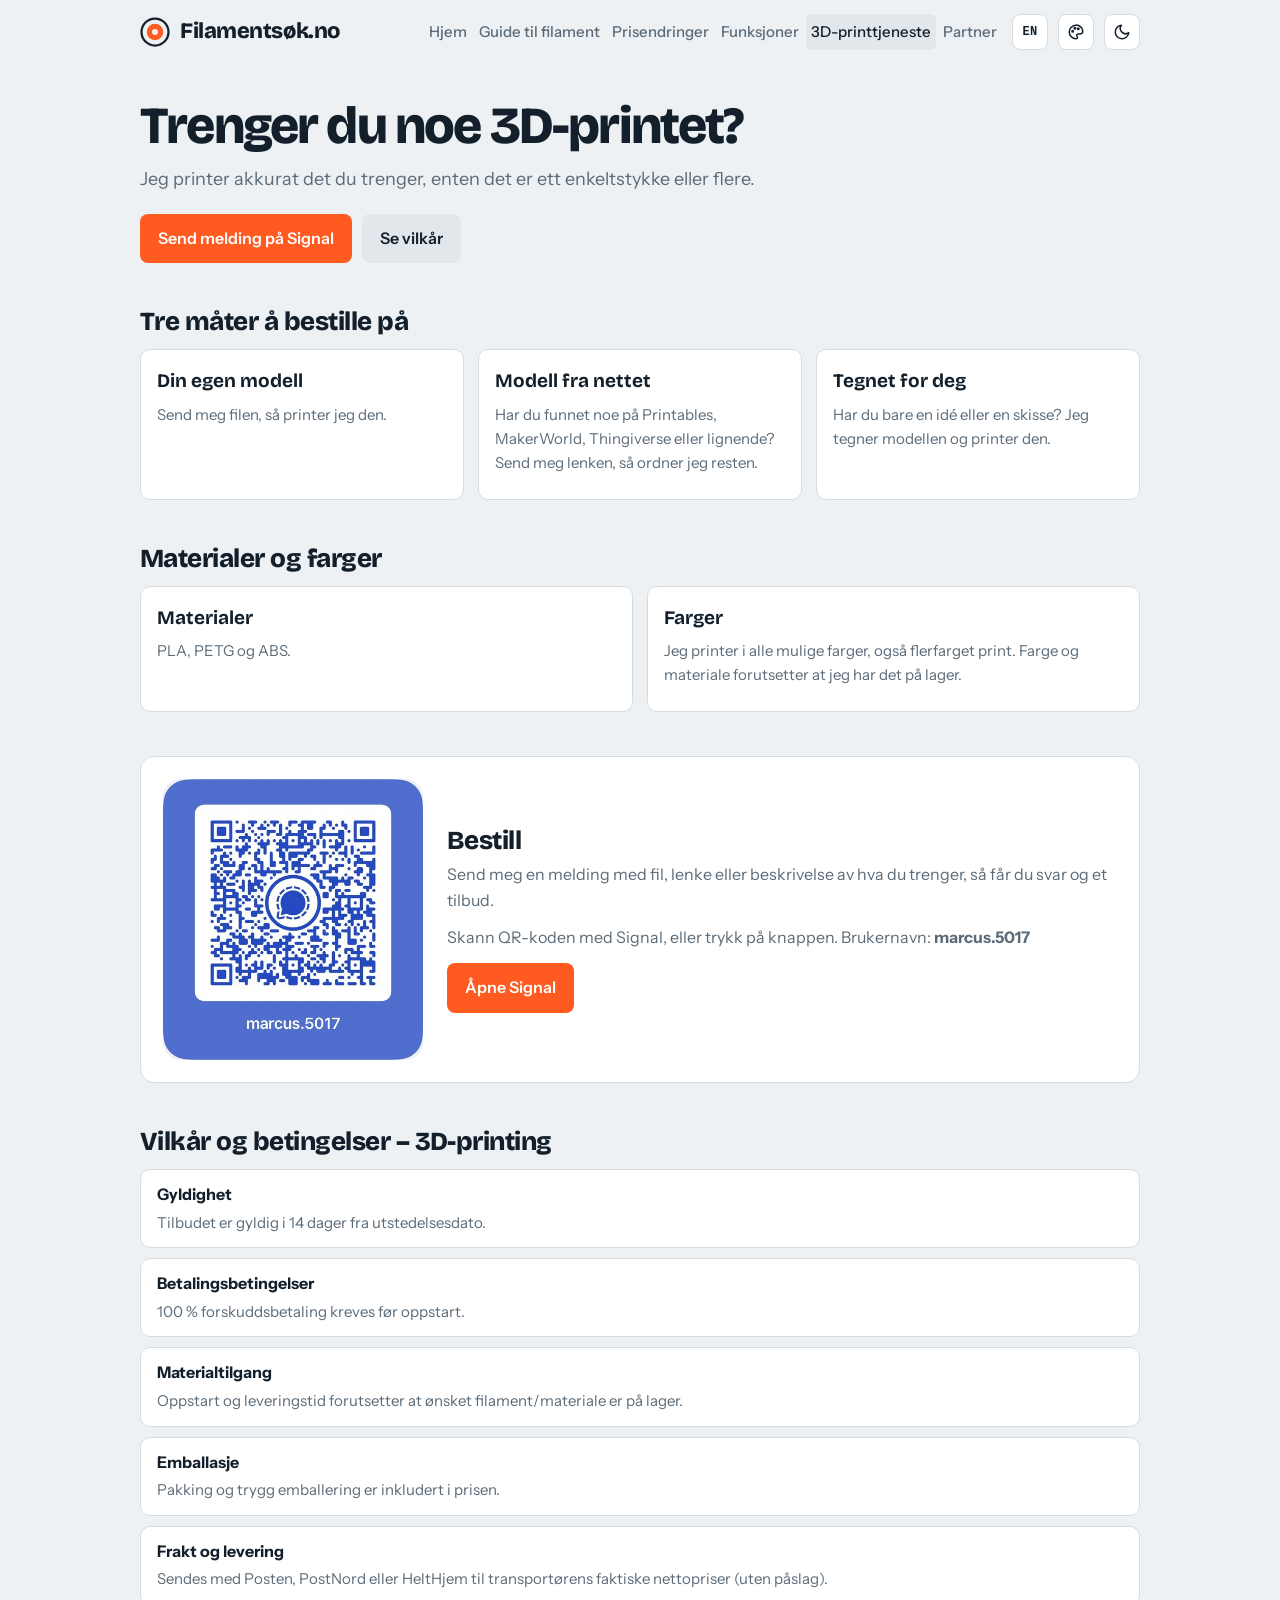
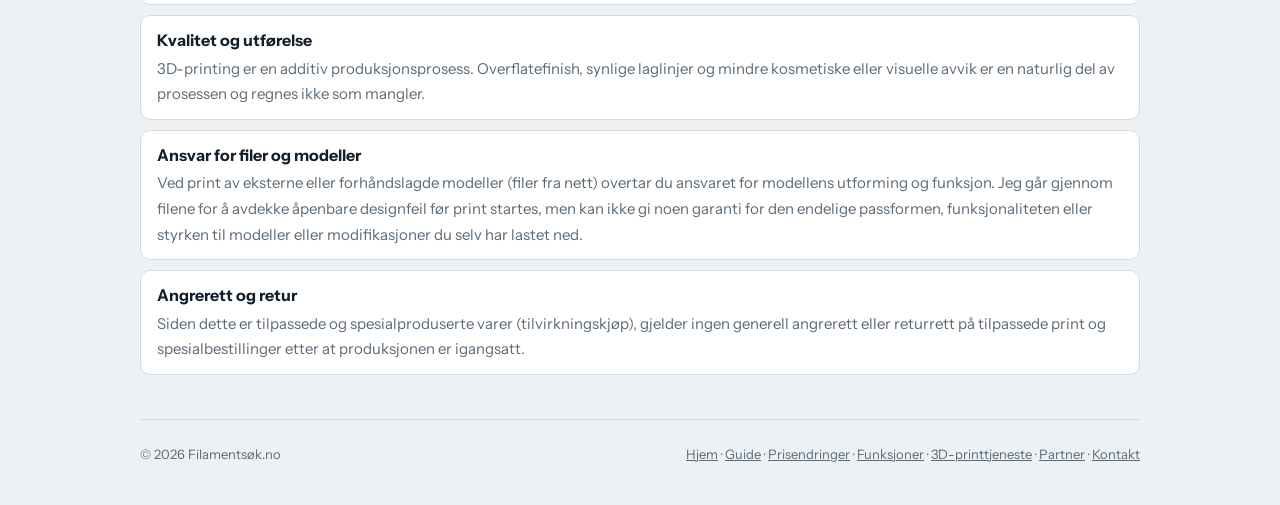
<file: web/3d-print/index.html>
<!doctype html>
<html lang="nb">
<head>
<meta charset="utf-8">
<link rel="icon" href="../favicon.ico" sizes="48x48">
<link rel="icon" href="../favicon.svg" type="image/svg+xml">
<link rel="apple-touch-icon" href="../apple-touch-icon.png">
<link rel="manifest" href="../site.webmanifest">
<meta name="theme-color" content="#eef1f3" media="(prefers-color-scheme:light)">
<meta name="theme-color" content="#0e161d" media="(prefers-color-scheme:dark)">
<meta name="apple-mobile-web-app-title" content="Filamentsøk">
<title>3D-printtjeneste – Filamentsøk</title>
<meta name="viewport" content="width=device-width,initial-scale=1,viewport-fit=cover">
<meta name="description" content="Trenger du noe 3D-printet? Send meg filen, en lenke eller en idé, så får du svar og et tilbud. PLA, PETG og ABS i alle farger.">

<link rel="stylesheet" href="https://fonts.googleapis.com/css2?family=Bricolage+Grotesque:opsz,wght@12..96,600;12..96,800&family=Instrument+Sans:wght@400;500;600&family=IBM+Plex+Mono:wght@400;500&display=swap">
<script>(function(){try{var t=localStorage.getItem("theme");if(t==="dark"||t==="light")document.documentElement.setAttribute("data-theme",t);var st=localStorage.getItem("style");if(["verksted","glass","rolig","y2005","y1999"].indexOf(st)>=0)document.documentElement.setAttribute("data-style",st)}catch(e){}})()</script>
<style>
:root{
  --bg:#eef1f3; --surface:#ffffff; --fg:#13202b; --muted:#5b6b78; --line:#d5dce1;
  --accent:#ff5a1f; --accent-fg:#ffffff; --ok:#1e8a52; --chip:#e1e7eb;
  --font-d:'Bricolage Grotesque','Arial Narrow',system-ui,sans-serif;
  --font-b:'Instrument Sans',system-ui,-apple-system,sans-serif;
  --font-m:'IBM Plex Mono',ui-monospace,Menlo,monospace;
}
@media (prefers-color-scheme:dark){:root:not([data-theme="light"]){--bg:#0e161d;--surface:#16212b;--fg:#e8eef2;--muted:#93a4b1;--line:#27353f;--accent:#ff6a35;--chip:#22303b;--ok:#46c07f;color-scheme:dark}}
:root[data-theme="dark"]{--bg:#0e161d;--surface:#16212b;--fg:#e8eef2;--muted:#93a4b1;--line:#27353f;--accent:#ff6a35;--chip:#22303b;--ok:#46c07f;color-scheme:dark}
*{box-sizing:border-box}
body{margin:0;background:var(--bg);color:var(--fg);font-family:var(--font-b);font-size:16px;line-height:1.6;padding-left:max(16px,env(safe-area-inset-left,0px));padding-right:max(16px,env(safe-area-inset-right,0px))}
a{color:inherit}
:focus-visible{outline:2px solid var(--accent);outline-offset:2px}
.wrap{max-width:1000px;margin:0 auto}
header.top{display:flex;align-items:center;gap:16px;padding-block:14px;flex-wrap:wrap}
.logo{display:flex;align-items:center;gap:10px;font-family:var(--font-d);font-weight:800;font-size:22px;letter-spacing:-.02em;text-decoration:none}
nav{display:flex;gap:4px;flex-wrap:wrap;margin-left:auto}
nav a{padding:6px 10px;border-radius:6px;text-decoration:none;color:var(--muted);font-weight:500}
nav a:hover,nav a.on{background:var(--chip);color:var(--fg)}
h1{font-family:var(--font-d);font-weight:800;font-size:clamp(32px,6vw,52px);line-height:1.02;letter-spacing:-.035em;margin:36px 0 12px;text-wrap:balance}
h2{font-family:var(--font-d);font-weight:800;letter-spacing:-.02em;font-size:26px;margin:0 0 12px;line-height:1.15}
h3{font-family:var(--font-d);font-size:19px;margin:0 0 6px}
p{margin:0 0 12px}
.lead{font-size:18px;color:var(--muted);max-width:60ch}
section{margin-block:44px}
.btn{display:inline-block;background:var(--accent);color:var(--accent-fg);border-radius:8px;padding:12px 18px;font-weight:600;text-decoration:none}
.btn:hover{filter:brightness(.95)}
.btn.ghost{background:var(--chip);color:var(--fg)}
.cta{display:flex;gap:10px;flex-wrap:wrap;margin-top:20px}
.cards{display:grid;grid-template-columns:repeat(auto-fit,minmax(min(100%,260px),1fr));gap:14px}
.card{background:var(--surface);border:1px solid var(--line);border-radius:10px;padding:16px;min-width:0}
.card p{color:var(--muted);margin:0 0 8px;font-size:15px}
.card ul{margin:8px 0 0;padding-left:18px;color:var(--muted);font-size:14.5px}
.tag{display:inline-block;font-size:11px;font-weight:600;letter-spacing:.06em;text-transform:uppercase;background:var(--chip);border-radius:99px;padding:2px 10px;margin-bottom:8px;color:var(--muted)}
.tag.rec{background:var(--accent);color:var(--accent-fg)}
ol.steps{list-style:none;counter-reset:s;margin:0;padding:0;display:grid;gap:12px}
ol.steps li{counter-increment:s;background:var(--surface);border:1px solid var(--line);border-radius:10px;padding:14px 16px 14px 56px;position:relative}
ol.steps li::before{content:counter(s);position:absolute;left:14px;top:12px;width:30px;height:30px;border-radius:50%;background:var(--fg);color:var(--bg);display:grid;place-items:center;font-family:var(--font-d);font-weight:800}
ol.steps b{display:block}
.tw{overflow-x:auto;border:1px solid var(--line);border-radius:10px;background:var(--surface)}
table{border-collapse:collapse;width:100%;font-size:14.5px;min-width:520px}
th,td{text-align:left;padding:9px 12px;border-bottom:1px solid var(--line);vertical-align:top}
th{font-size:12px;letter-spacing:.06em;text-transform:uppercase;color:var(--muted);font-weight:600}
tr:last-child td{border-bottom:0}
code,pre{font-family:var(--font-m);font-size:13px}
code{background:var(--chip);border-radius:4px;padding:1px 5px}
pre{background:var(--surface);border:1px solid var(--line);border-radius:10px;padding:14px;overflow-x:auto;margin:10px 0 0;line-height:1.5}
.req{color:var(--accent);font-weight:600}
details{background:var(--surface);border:1px solid var(--line);border-radius:10px;padding:12px 16px;margin-bottom:10px}
summary{cursor:pointer;font-weight:600}
details p{margin:8px 0 0;color:var(--muted)}
.contact{background:var(--fg);color:var(--bg);border-radius:14px;padding:28px;margin-block:48px}
.contact h2{margin-bottom:8px}.contact p{opacity:.85}
.contact .btn{margin-top:8px}
footer{border-top:1px solid var(--line);padding-block:24px 40px;color:var(--muted);font-size:13px;display:flex;gap:16px;justify-content:space-between;flex-wrap:wrap}
.tgl{display:inline-grid;place-items:center;width:36px;height:36px;border-radius:8px;border:1px solid var(--line);background:var(--surface);color:var(--fg);cursor:pointer;padding:0}
.tgl:hover{background:var(--chip)}.tgl svg{width:18px;height:18px}.tgl .sun{display:none}
:root[data-theme="dark"] .tgl .sun{display:block}:root[data-theme="dark"] .tgl .moon{display:none}
@media (prefers-color-scheme:dark){:root:not([data-theme="light"]) .tgl .sun{display:block}:root:not([data-theme="light"]) .tgl .moon{display:none}}
@media (max-width:1020px){header.top .tgl{order:1;margin-left:auto}header.top nav{order:2;width:100%;margin-left:0}}

.bur{display:none;place-items:center;width:36px;height:36px;border-radius:8px;border:1px solid var(--line);background:var(--surface);color:var(--fg);cursor:pointer;padding:0;order:1}
.bur svg{width:20px;height:20px;stroke:currentColor;stroke-width:2;stroke-linecap:round;fill:none}.bur .x{display:none}.bur[aria-expanded="true"] .x{display:block}.bur[aria-expanded="true"] .b{display:none}
@media (max-width:1020px){
  .bur{display:inline-grid}
  header.top nav{display:none!important;order:5;width:100%;margin-left:0;flex-direction:column;gap:2px;padding:6px;background:var(--surface);border:1px solid var(--line);border-radius:10px}
  header.top.menu-open nav{display:flex!important}
  header.top nav a{padding:12px 12px;font-size:16px}
}
@media (min-width:1021px){header.top nav a[href$="#butikk"],header.top nav a[href$="#kategorier"],header.top nav a[href$="#butikker"],header.top nav a[href$="#om"]{display:none}}
@media (max-width:1020px){header.top{gap:8px}header.top .logo{font-size:19px;gap:8px;margin-right:auto;min-width:0}header.top .logo svg{width:26px;height:26px}header.top .vtop,header.top .tgl,header.top .bur{margin-left:0}}
@media (min-width:1021px){header.top nav{flex:1 1 0;min-width:0;justify-content:flex-end}header.top nav a{white-space:nowrap}}
@media (min-width:1021px){header.top{gap:10px}header.top nav{gap:2px}header.top nav a{padding:6px 5px;font-size:15px}}
@media (max-width:460px){header.top{gap:4px}header.top .logo{font-size:16px;gap:6px}header.top .logo svg{width:22px;height:22px}header.top .tgl,header.top .bur,header.top .vtop{width:32px;height:32px}header.top .tgl svg{width:16px;height:16px}}
@media (max-width:380px){header.top .logo{font-size:15px}}
@media (max-width:340px){header.top{gap:3px}header.top .logo{font-size:12.5px;gap:4px}header.top .logo svg{width:18px;height:18px}header.top .tgl,header.top .bur,header.top .vtop{width:28px;height:28px}}

.qr{display:block;width:min(260px,100%);height:auto;border-radius:18px}
.sig{display:grid;grid-template-columns:260px minmax(0,1fr);gap:24px;align-items:center;background:var(--surface);border:1px solid var(--line);border-radius:14px;padding:22px}
.sig h2{margin-bottom:6px}.sig p{color:var(--muted)}
@media (max-width:640px){.sig{grid-template-columns:1fr;justify-items:center;text-align:center}}
.terms{display:grid;gap:10px;margin:0;padding:0;list-style:none}
.terms li{background:var(--surface);border:1px solid var(--line);border-radius:10px;padding:12px 16px}
.terms b{display:block;margin-bottom:2px}
.terms span{color:var(--muted);font-size:15px}
.note{color:var(--muted);font-size:14.5px}
</style>
<link rel="stylesheet" href="../themes.css">
<!--__ANALYTICS__-->
</head>
<body>
<div class="wrap">
  <header class="top">
    <a class="logo" href="../index.html" aria-label="Filamentsøk forside">
      <svg width="30" height="30" viewBox="0 0 40 40" aria-hidden="true"><circle cx="20" cy="20" r="18" fill="none" stroke="currentColor" stroke-width="3"/><circle cx="20" cy="20" r="11" fill="var(--accent)"/><circle cx="20" cy="20" r="4" fill="var(--bg)"/></svg>
      Filamentsøk.no
    </a>
    <nav aria-label="Hovedmeny" id="mainnav">
      <a href="../index.html">Hjem</a><a href="../index.html#butikk">Søk</a><a href="../index.html#kategorier">Kategorier</a><a href="../index.html#butikker">Butikker</a><a href="../index.html#om">Om oss</a><a href="../guide/">Guide til filament</a><a href="../prisendringer/">Prisendringer</a><a href="../funksjoner/">Funksjoner</a><a class="on" href="./" aria-current="page">3D-printtjeneste</a><a href="../partner/">Partner</a>
    </nav>
    <button class="tgl lang" id="lang" type="button" aria-label="Switch language to English" title="English">EN</button>
    <button class="tgl" id="tgl" type="button" aria-label="Bytt mellom lyst og mørkt tema" title="Bytt tema"><svg class="moon" viewBox="0 0 24 24" fill="none" stroke="currentColor" stroke-width="2" stroke-linecap="round" stroke-linejoin="round" aria-hidden="true"><path d="M21 12.8A9 9 0 1 1 11.2 3a7 7 0 0 0 9.8 9.8z"/></svg><svg class="sun" viewBox="0 0 24 24" fill="none" stroke="currentColor" stroke-width="2" stroke-linecap="round" aria-hidden="true"><circle cx="12" cy="12" r="4"/><path d="M12 2v2M12 20v2M4.9 4.9l1.4 1.4M17.7 17.7l1.4 1.4M2 12h2M20 12h2M4.9 19.1l1.4-1.4M17.7 6.3l1.4-1.4"/></svg></button>
    <button class="bur" id="bur" type="button" aria-label="Meny" aria-expanded="false" aria-controls="mainnav"><svg viewBox="0 0 24 24" aria-hidden="true"><g class="b"><path d="M4 7h16M4 12h16M4 17h16"/></g><g class="x"><path d="M6 6l12 12M18 6L6 18"/></g></svg></button>
  </header>

  <main>
    <h1>Trenger du noe 3D-printet?</h1>
    <p class="lead">Jeg printer akkurat det du trenger, enten det er ett enkeltstykke eller flere.</p>
    <div class="cta">
      <a class="btn" id="sigbtn" href="https://signal.me/#eu/oQry4fKWonz045fyL04RLiWm08ihan6AP4rksWOdzHUZu0nBNO5H3p2X-9U-Xde9" target="_blank" rel="noopener noreferrer">Send melding på Signal</a>
      <a class="btn ghost" href="#vilkar">Se vilkår</a>
    </div>

    <section>
      <h2>Tre måter å bestille på</h2>
      <div class="cards">
        <div class="card"><h3>Din egen modell</h3><p>Send meg filen, så printer jeg den.</p></div>
        <div class="card"><h3>Modell fra nettet</h3><p>Har du funnet noe på Printables, MakerWorld, Thingiverse eller lignende? Send meg lenken, så ordner jeg resten.</p></div>
        <div class="card"><h3>Tegnet for deg</h3><p>Har du bare en idé eller en skisse? Jeg tegner modellen og printer den.</p></div>
      </div>
    </section>

    <section>
      <h2>Materialer og farger</h2>
      <div class="cards">
        <div class="card"><h3>Materialer</h3><p>PLA, PETG og ABS.</p></div>
        <div class="card"><h3>Farger</h3><p>Jeg printer i alle mulige farger, også flerfarget print. Farge og materiale forutsetter at jeg har det på lager.</p></div>
      </div>
    </section>

    <section id="bestill">
      <div class="sig">
        <img class="qr" src="../signal-qr.jpg" width="492" height="532" alt="QR-kode for å starte en samtale med meg på Signal: marcus.5017" loading="lazy" decoding="async">
        <div>
          <h2>Bestill</h2>
          <p>Send meg en melding med fil, lenke eller beskrivelse av hva du trenger, så får du svar og et tilbud.</p>
          <p>Skann QR-koden med Signal, eller trykk på knappen. Brukernavn: <b>marcus.5017</b></p>
          <a class="btn" id="sigbtn2" href="https://signal.me/#eu/oQry4fKWonz045fyL04RLiWm08ihan6AP4rksWOdzHUZu0nBNO5H3p2X-9U-Xde9" target="_blank" rel="noopener noreferrer">Åpne Signal</a>
        </div>
      </div>
    </section>

    <section id="vilkar">
      <h2>Vilkår og betingelser – 3D-printing</h2>
      <ul class="terms">
        <li><b>Gyldighet</b><span>Tilbudet er gyldig i 14 dager fra utstedelsesdato.</span></li>
        <li><b>Betalingsbetingelser</b><span>100 % forskuddsbetaling kreves før oppstart.</span></li>
        <li><b>Materialtilgang</b><span>Oppstart og leveringstid forutsetter at ønsket filament/materiale er på lager.</span></li>
        <li><b>Emballasje</b><span>Pakking og trygg emballering er inkludert i prisen.</span></li>
        <li><b>Frakt og levering</b><span>Sendes med Posten, PostNord eller HeltHjem til transportørens faktiske nettopriser (uten påslag).</span></li>
        <li><b>Kvalitet og utførelse</b><span>3D-printing er en additiv produksjonsprosess. Overflatefinish, synlige laglinjer og mindre kosmetiske eller visuelle avvik er en naturlig del av prosessen og regnes ikke som mangler.</span></li>
        <li><b>Ansvar for filer og modeller</b><span>Ved print av eksterne eller forhåndslagde modeller (filer fra nett) overtar du ansvaret for modellens utforming og funksjon. Jeg går gjennom filene for å avdekke åpenbare designfeil før print startes, men kan ikke gi noen garanti for den endelige passformen, funksjonaliteten eller styrken til modeller eller modifikasjoner du selv har lastet ned.</span></li>
        <li><b>Angrerett og retur</b><span>Siden dette er tilpassede og spesialproduserte varer (tilvirkningskjøp), gjelder ingen generell angrerett eller returrett på tilpassede print og spesialbestillinger etter at produksjonen er igangsatt.</span></li>
      </ul>
    </section>
  </main>

  <footer>
    <span>© 2026 Filamentsøk.no<!--__ANALYTICS_NOTE__--><!--__VERSION__--></span>
    <span><a href="../index.html">Hjem</a> · <a href="../guide/">Guide</a> · <a href="../prisendringer/">Prisendringer</a> · <a href="../funksjoner/">Funksjoner</a> · <a href="./">3D-printtjeneste</a> · <a href="../partner/">Partner</a> · <a href="mailto:marcussandersen@gmail.com">Kontakt</a></span>
  </footer>
</div>
<script>(function(){var b=document.getElementById("tgl");if(!b)return;b.addEventListener("click",function(){var r=document.documentElement,cur=r.getAttribute("data-theme");
if(!cur)cur=matchMedia("(prefers-color-scheme:dark)").matches?"dark":"light";var n=cur==="dark"?"light":"dark";r.setAttribute("data-theme",n);try{localStorage.setItem("theme",n)}catch(e){}})})()</script>
<script>(function(){var b=document.getElementById("bur"),h=document.querySelector("header.top");if(!b||!h)return;function set(o){h.classList.toggle("menu-open",o);b.setAttribute("aria-expanded",o)}
b.addEventListener("click",function(){set(!h.classList.contains("menu-open"))});h.querySelector("nav").addEventListener("click",function(e){if(e.target.closest("a"))set(false)});
document.addEventListener("keydown",function(e){if(e.key==="Escape")set(false)});addEventListener("resize",function(){if(innerWidth>700)set(false)})})()</script>
<script src="../themes.js"></script>
<script src="../i18n.js"></script>
<script>(function(){function c(){try{if(window.goatcounter&&window.goatcounter.count)window.goatcounter.count({path:"klikk/signal",title:"Klikk til Signal (3D-printing)",event:true})}catch(e){}}
["sigbtn","sigbtn2"].forEach(function(id){var a=document.getElementById(id);if(a){a.addEventListener("click",c);a.addEventListener("auxclick",function(e){if(e.button===1)c()})}})})()</script>
</body>
</html>
</file>
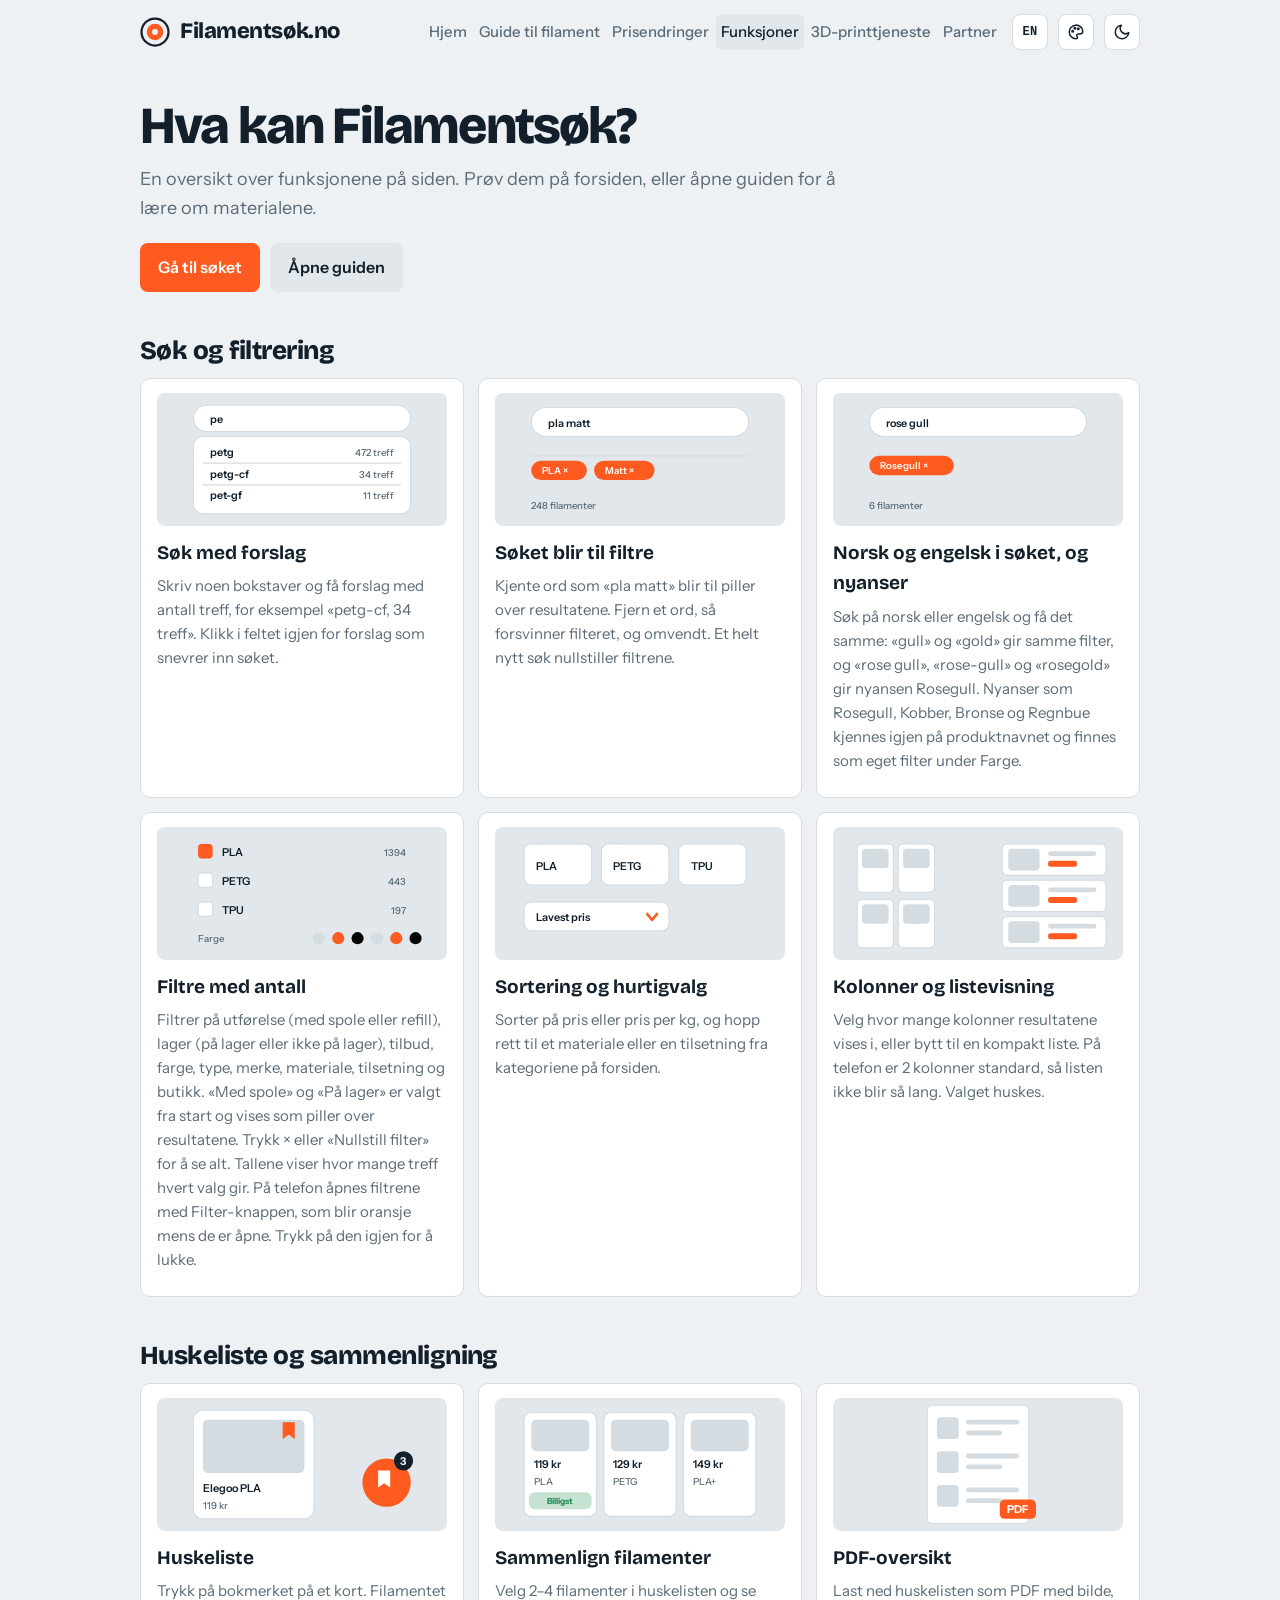
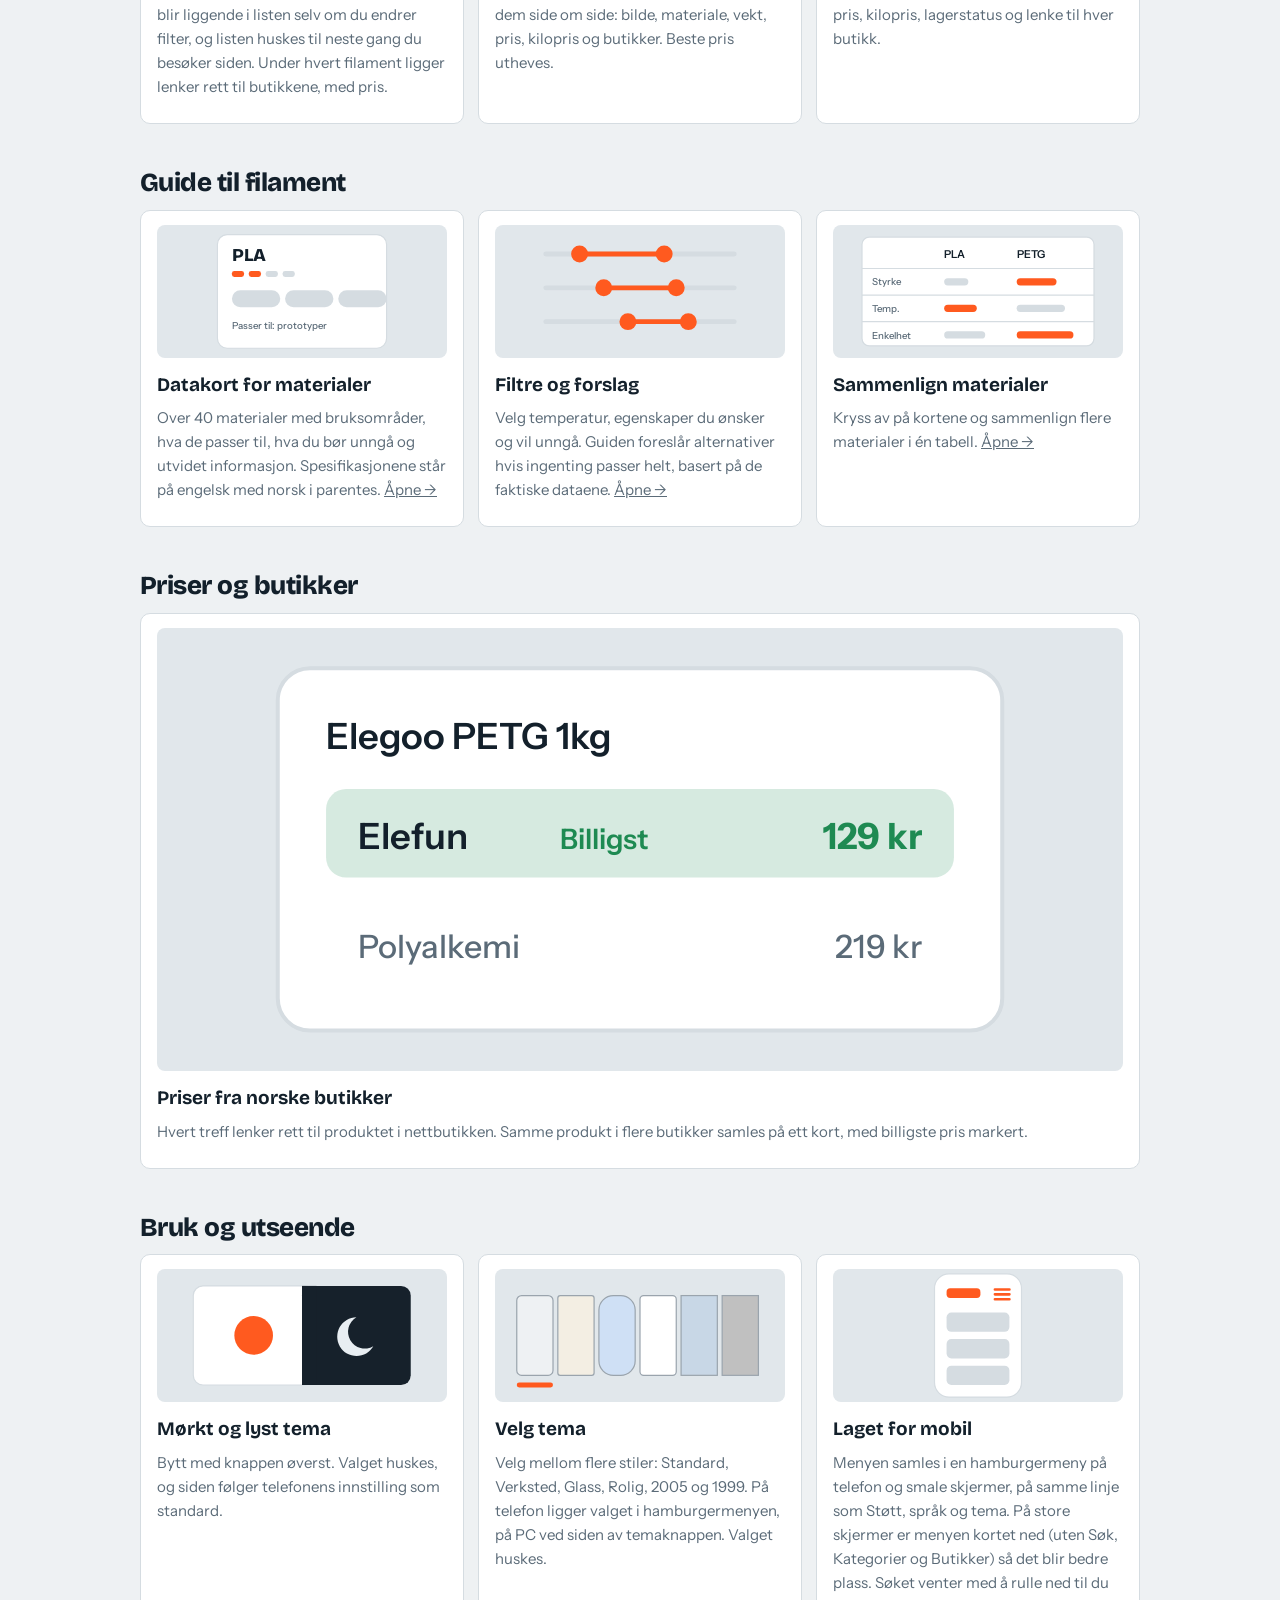
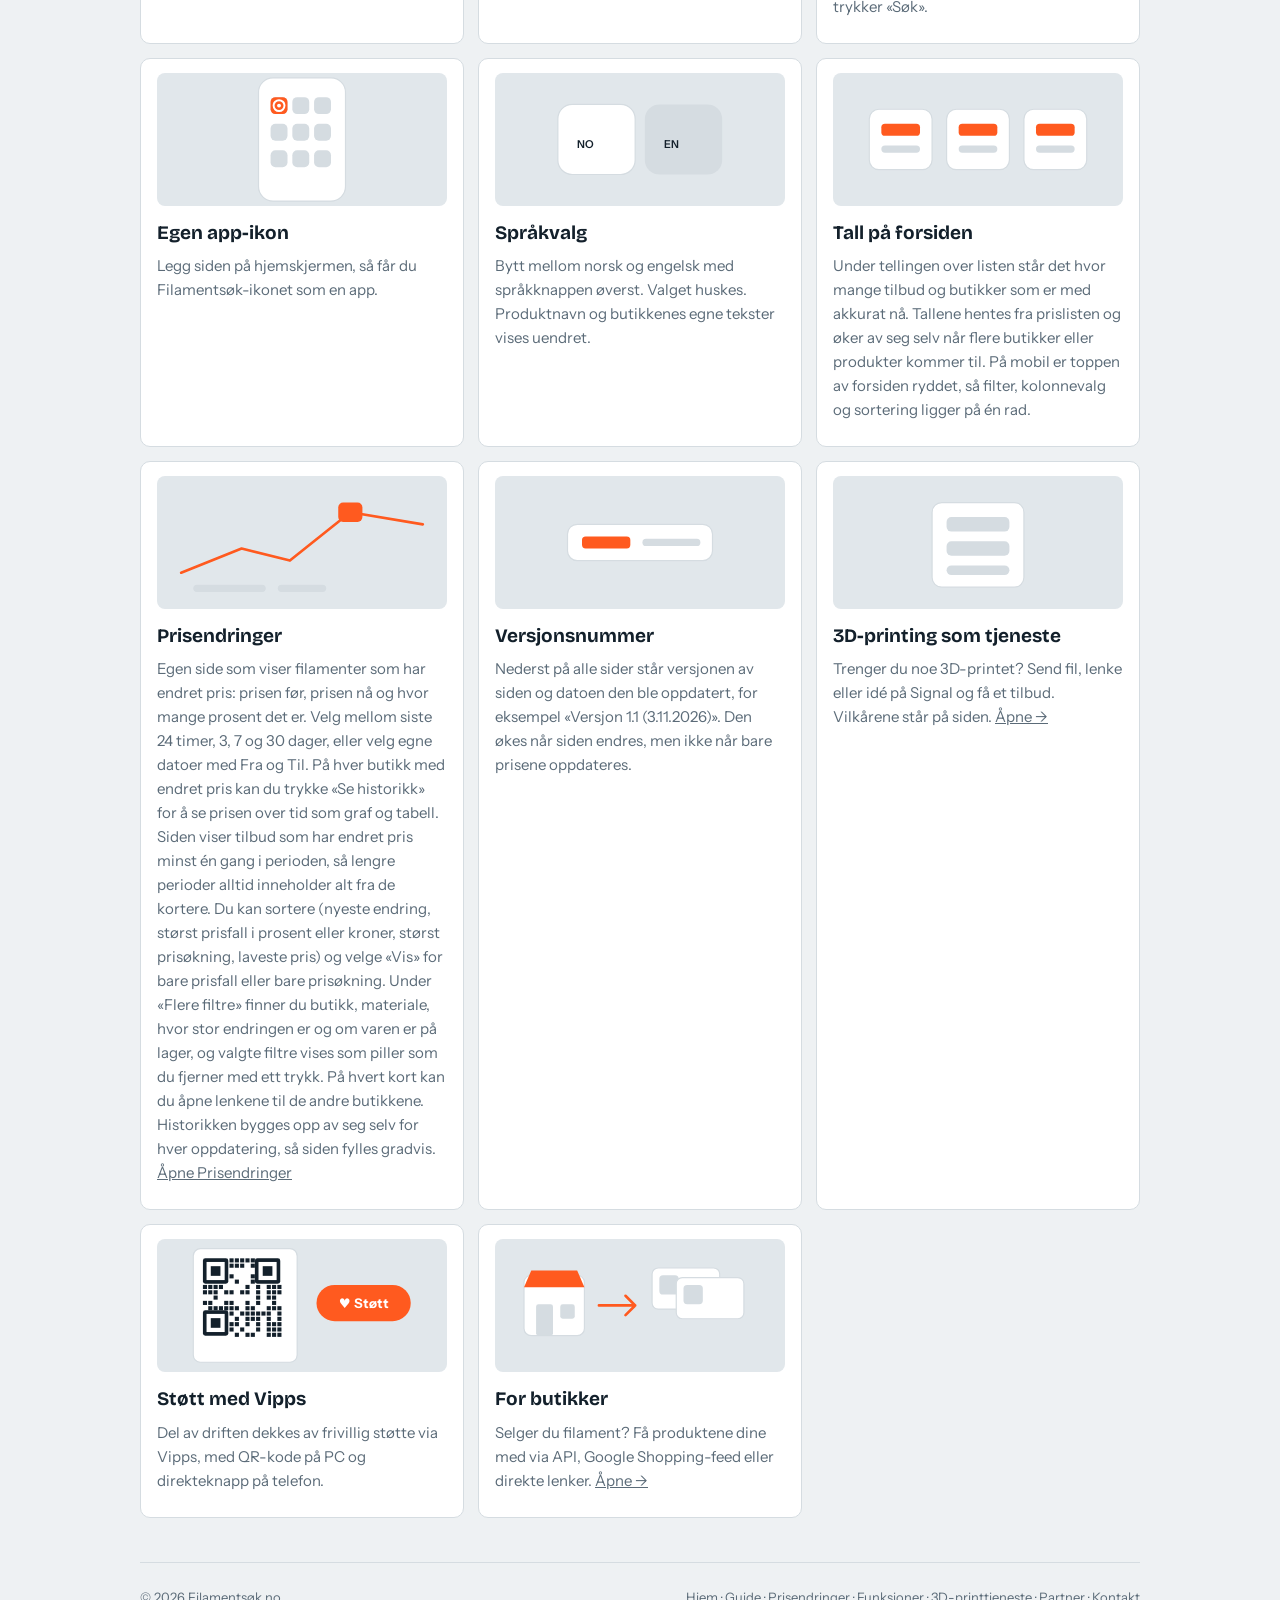
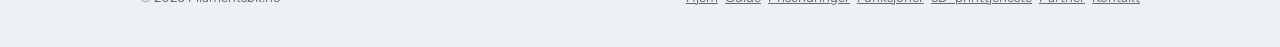
<file: web/funksjoner/index.html>
<!doctype html>
<html lang="nb">
<head>
<meta charset="utf-8">
<link rel="icon" href="../favicon.ico" sizes="48x48">
<link rel="icon" href="../favicon.svg" type="image/svg+xml">
<link rel="apple-touch-icon" href="../apple-touch-icon.png">
<link rel="manifest" href="../site.webmanifest">
<meta name="theme-color" content="#eef1f3" media="(prefers-color-scheme:light)">
<meta name="theme-color" content="#0e161d" media="(prefers-color-scheme:dark)">
<meta name="apple-mobile-web-app-title" content="Filamentsøk">
<title>Funksjoner – Filamentsøk</title>
<meta name="viewport" content="width=device-width,initial-scale=1,viewport-fit=cover">
<meta name="description" content="Oversikt over funksjonene på Filamentsøk.no: søk med forslag, filtre, huskeliste, sammenligning, materialguide og mer.">

<link rel="stylesheet" href="https://fonts.googleapis.com/css2?family=Bricolage+Grotesque:opsz,wght@12..96,600;12..96,800&family=Instrument+Sans:wght@400;500;600&family=IBM+Plex+Mono:wght@400;500&display=swap">
<script>(function(){try{var t=localStorage.getItem("theme");if(t==="dark"||t==="light")document.documentElement.setAttribute("data-theme",t);var st=localStorage.getItem("style");if(["verksted","glass","rolig","y2005","y1999"].indexOf(st)>=0)document.documentElement.setAttribute("data-style",st)}catch(e){}})()</script>
<style>
:root{
  --bg:#eef1f3; --surface:#ffffff; --fg:#13202b; --muted:#5b6b78; --line:#d5dce1;
  --accent:#ff5a1f; --accent-fg:#ffffff; --ok:#1e8a52; --chip:#e1e7eb;
  --font-d:'Bricolage Grotesque','Arial Narrow',system-ui,sans-serif;
  --font-b:'Instrument Sans',system-ui,-apple-system,sans-serif;
  --font-m:'IBM Plex Mono',ui-monospace,Menlo,monospace;
}
@media (prefers-color-scheme:dark){:root:not([data-theme="light"]){--bg:#0e161d;--surface:#16212b;--fg:#e8eef2;--muted:#93a4b1;--line:#27353f;--accent:#ff6a35;--chip:#22303b;--ok:#46c07f;color-scheme:dark}}
:root[data-theme="dark"]{--bg:#0e161d;--surface:#16212b;--fg:#e8eef2;--muted:#93a4b1;--line:#27353f;--accent:#ff6a35;--chip:#22303b;--ok:#46c07f;color-scheme:dark}
*{box-sizing:border-box}
body{margin:0;background:var(--bg);color:var(--fg);font-family:var(--font-b);font-size:16px;line-height:1.6;padding-left:max(16px,env(safe-area-inset-left,0px));padding-right:max(16px,env(safe-area-inset-right,0px))}
a{color:inherit}
:focus-visible{outline:2px solid var(--accent);outline-offset:2px}
.wrap{max-width:1000px;margin:0 auto}
header.top{display:flex;align-items:center;gap:16px;padding-block:14px;flex-wrap:wrap}
.logo{display:flex;align-items:center;gap:10px;font-family:var(--font-d);font-weight:800;font-size:22px;letter-spacing:-.02em;text-decoration:none}
nav{display:flex;gap:4px;flex-wrap:wrap;margin-left:auto}
nav a{padding:6px 10px;border-radius:6px;text-decoration:none;color:var(--muted);font-weight:500}
nav a:hover,nav a.on{background:var(--chip);color:var(--fg)}
h1{font-family:var(--font-d);font-weight:800;font-size:clamp(32px,6vw,52px);line-height:1.02;letter-spacing:-.035em;margin:36px 0 12px;text-wrap:balance}
h2{font-family:var(--font-d);font-weight:800;letter-spacing:-.02em;font-size:26px;margin:0 0 12px;line-height:1.15}
h3{font-family:var(--font-d);font-size:19px;margin:0 0 6px}
p{margin:0 0 12px}
.lead{font-size:18px;color:var(--muted);max-width:60ch}
section{margin-block:44px}
.btn{display:inline-block;background:var(--accent);color:var(--accent-fg);border-radius:8px;padding:12px 18px;font-weight:600;text-decoration:none}
.btn:hover{filter:brightness(.95)}
.btn.ghost{background:var(--chip);color:var(--fg)}
.cta{display:flex;gap:10px;flex-wrap:wrap;margin-top:20px}
.cards{display:grid;grid-template-columns:repeat(auto-fit,minmax(min(100%,260px),1fr));gap:14px}
.card{background:var(--surface);border:1px solid var(--line);border-radius:10px;padding:16px;min-width:0}
.card p{color:var(--muted);margin:0 0 8px;font-size:15px}
.card ul{margin:8px 0 0;padding-left:18px;color:var(--muted);font-size:14.5px}
.tag{display:inline-block;font-size:11px;font-weight:600;letter-spacing:.06em;text-transform:uppercase;background:var(--chip);border-radius:99px;padding:2px 10px;margin-bottom:8px;color:var(--muted)}
.tag.rec{background:var(--accent);color:var(--accent-fg)}
ol.steps{list-style:none;counter-reset:s;margin:0;padding:0;display:grid;gap:12px}
ol.steps li{counter-increment:s;background:var(--surface);border:1px solid var(--line);border-radius:10px;padding:14px 16px 14px 56px;position:relative}
ol.steps li::before{content:counter(s);position:absolute;left:14px;top:12px;width:30px;height:30px;border-radius:50%;background:var(--fg);color:var(--bg);display:grid;place-items:center;font-family:var(--font-d);font-weight:800}
ol.steps b{display:block}
.tw{overflow-x:auto;border:1px solid var(--line);border-radius:10px;background:var(--surface)}
table{border-collapse:collapse;width:100%;font-size:14.5px;min-width:520px}
th,td{text-align:left;padding:9px 12px;border-bottom:1px solid var(--line);vertical-align:top}
th{font-size:12px;letter-spacing:.06em;text-transform:uppercase;color:var(--muted);font-weight:600}
tr:last-child td{border-bottom:0}
code,pre{font-family:var(--font-m);font-size:13px}
code{background:var(--chip);border-radius:4px;padding:1px 5px}
pre{background:var(--surface);border:1px solid var(--line);border-radius:10px;padding:14px;overflow-x:auto;margin:10px 0 0;line-height:1.5}
.req{color:var(--accent);font-weight:600}
details{background:var(--surface);border:1px solid var(--line);border-radius:10px;padding:12px 16px;margin-bottom:10px}
summary{cursor:pointer;font-weight:600}
details p{margin:8px 0 0;color:var(--muted)}
.contact{background:var(--fg);color:var(--bg);border-radius:14px;padding:28px;margin-block:48px}
.contact h2{margin-bottom:8px}.contact p{opacity:.85}
.contact .btn{margin-top:8px}
footer{border-top:1px solid var(--line);padding-block:24px 40px;color:var(--muted);font-size:13px;display:flex;gap:16px;justify-content:space-between;flex-wrap:wrap}
.tgl{display:inline-grid;place-items:center;width:36px;height:36px;border-radius:8px;border:1px solid var(--line);background:var(--surface);color:var(--fg);cursor:pointer;padding:0}
.tgl:hover{background:var(--chip)}.tgl svg{width:18px;height:18px}.tgl .sun{display:none}
:root[data-theme="dark"] .tgl .sun{display:block}:root[data-theme="dark"] .tgl .moon{display:none}
@media (prefers-color-scheme:dark){:root:not([data-theme="light"]) .tgl .sun{display:block}:root:not([data-theme="light"]) .tgl .moon{display:none}}
@media (max-width:1020px){header.top .tgl{order:1;margin-left:auto}header.top nav{order:2;width:100%;margin-left:0}}

.bur{display:none;place-items:center;width:36px;height:36px;border-radius:8px;border:1px solid var(--line);background:var(--surface);color:var(--fg);cursor:pointer;padding:0;order:1}
.bur svg{width:20px;height:20px;stroke:currentColor;stroke-width:2;stroke-linecap:round;fill:none}.bur .x{display:none}.bur[aria-expanded="true"] .x{display:block}.bur[aria-expanded="true"] .b{display:none}
@media (max-width:1020px){
  .bur{display:inline-grid}
  header.top nav{display:none!important;order:5;width:100%;margin-left:0;flex-direction:column;gap:2px;padding:6px;background:var(--surface);border:1px solid var(--line);border-radius:10px}
  header.top.menu-open nav{display:flex!important}
  header.top nav a{padding:12px 12px;font-size:16px}
}
@media (min-width:1021px){header.top nav a[href$="#butikk"],header.top nav a[href$="#kategorier"],header.top nav a[href$="#butikker"],header.top nav a[href$="#om"]{display:none}}
@media (max-width:1020px){header.top{gap:8px}header.top .logo{font-size:19px;gap:8px;margin-right:auto;min-width:0}header.top .logo svg{width:26px;height:26px}header.top .vtop,header.top .tgl,header.top .bur{margin-left:0}}
@media (min-width:1021px){header.top nav{flex:1 1 0;min-width:0;justify-content:flex-end}header.top nav a{white-space:nowrap}}
@media (min-width:1021px){header.top{gap:10px}header.top nav{gap:2px}header.top nav a{padding:6px 5px;font-size:15px}}
@media (max-width:460px){header.top{gap:4px}header.top .logo{font-size:16px;gap:6px}header.top .logo svg{width:22px;height:22px}header.top .tgl,header.top .bur,header.top .vtop{width:32px;height:32px}header.top .tgl svg{width:16px;height:16px}}
@media (max-width:380px){header.top .logo{font-size:15px}}
@media (max-width:340px){header.top{gap:3px}header.top .logo{font-size:12.5px;gap:4px}header.top .logo svg{width:18px;height:18px}header.top .tgl,header.top .bur,header.top .vtop{width:28px;height:28px}}
.il{display:block;width:100%;height:auto;margin:-2px 0 12px;border-radius:8px;background:var(--chip)}
.il .s{fill:var(--surface);stroke:var(--line)}.il .m{fill:var(--line)}.il .a{fill:var(--accent)}.il .w{fill:#fff}.il .t{fill:var(--fg);font:600 9px var(--font-b)}.il .tm{fill:var(--muted);font:500 8px var(--font-b)}.il .ln{stroke:var(--line);fill:none}.il .as{stroke:var(--accent);fill:none;stroke-width:2.2;stroke-linecap:round;stroke-linejoin:round}
</style>
<link rel="stylesheet" href="../themes.css">
<!--__ANALYTICS__-->
</head>
<body>
<div class="wrap">
  <header class="top">
    <a class="logo" href="../index.html" aria-label="Filamentsøk forside">
      <svg width="30" height="30" viewBox="0 0 40 40" aria-hidden="true"><circle cx="20" cy="20" r="18" fill="none" stroke="currentColor" stroke-width="3"/><circle cx="20" cy="20" r="11" fill="var(--accent)"/><circle cx="20" cy="20" r="4" fill="var(--bg)"/></svg>
      Filamentsøk.no
    </a>
    <nav aria-label="Hovedmeny" id="mainnav">
      <a href="../index.html">Hjem</a><a href="../index.html#butikk">Søk</a><a href="../index.html#kategorier">Kategorier</a><a href="../index.html#butikker">Butikker</a><a href="../index.html#om">Om oss</a><a href="../guide/">Guide til filament</a><a href="../prisendringer/">Prisendringer</a><a class="on" href="./" aria-current="page">Funksjoner</a><a href="../3d-print/">3D-printtjeneste</a><a href="../partner/">Partner</a>
    </nav>
    <button class="tgl lang" id="lang" type="button" aria-label="Switch language to English" title="English">EN</button>
    <button class="tgl" id="tgl" type="button" aria-label="Bytt mellom lyst og mørkt tema" title="Bytt tema"><svg class="moon" viewBox="0 0 24 24" fill="none" stroke="currentColor" stroke-width="2" stroke-linecap="round" stroke-linejoin="round" aria-hidden="true"><path d="M21 12.8A9 9 0 1 1 11.2 3a7 7 0 0 0 9.8 9.8z"/></svg><svg class="sun" viewBox="0 0 24 24" fill="none" stroke="currentColor" stroke-width="2" stroke-linecap="round" aria-hidden="true"><circle cx="12" cy="12" r="4"/><path d="M12 2v2M12 20v2M4.9 4.9l1.4 1.4M17.7 17.7l1.4 1.4M2 12h2M20 12h2M4.9 19.1l1.4-1.4M17.7 6.3l1.4-1.4"/></svg></button>
    <button class="bur" id="bur" type="button" aria-label="Meny" aria-expanded="false" aria-controls="mainnav"><svg viewBox="0 0 24 24" aria-hidden="true"><g class="b"><path d="M4 7h16M4 12h16M4 17h16"/></g><g class="x"><path d="M6 6l12 12M18 6L6 18"/></g></svg></button>
  </header>

  <main>
    <h1>Hva kan Filamentsøk?</h1>
    <p class="lead">En oversikt over funksjonene på siden. Prøv dem på forsiden, eller åpne guiden for å lære om materialene.</p>
    <div class="cta"><a class="btn" href="../index.html">Gå til søket</a><a class="btn ghost" href="../guide/">Åpne guiden</a></div>

    <!-- FUNKSJONER: legg nye funksjoner som egne kort i riktig gruppe -->
    <section aria-labelledby="g0">
      <h2 id="g0">Søk og filtrering</h2>
      <div class="cards">
        <div class="card"><svg class="il" viewBox="0 0 240 110" aria-hidden="true" focusable="false"><rect class="s" x="30" y="10" width="180" height="22" rx="11"/><text class="t" x="44" y="25" >pe</text><rect class="s" x="30" y="36" width="180" height="64" rx="8"/><text class="t" x="44" y="52" >petg</text><text class="tm" x="196" y="52" text-anchor="end">472 treff</text><text class="t" x="44" y="70" >petg-cf</text><text class="tm" x="196" y="70" text-anchor="end">34 treff</text><text class="t" x="44" y="88" >pet-gf</text><text class="tm" x="196" y="88" text-anchor="end">11 treff</text><line class="ln" x1="38" x2="202" y1="58" y2="58"/><line class="ln" x1="38" x2="202" y1="76" y2="76"/></svg><h3>Søk med forslag</h3><p>Skriv noen bokstaver og få forslag med antall treff, for eksempel «petg-cf, 34 treff». Klikk i feltet igjen for forslag som snevrer inn søket.</p></div>
        <div class="card"><svg class="il" viewBox="0 0 240 110" aria-hidden="true" focusable="false"><rect class="s" x="30" y="12" width="180" height="24" rx="12"/><text class="t" x="44" y="28" >pla matt</text><rect class="s" x="30" y="52" width="180" height="0.1" rx="4"/><rect class="a" x="30" y="56" width="46" height="16" rx="8"/><text x="39" y="67" fill="#fff" font="600 8px" style="font:600 8px var(--font-b)">PLA ×</text><rect class="a" x="82" y="56" width="50" height="16" rx="8"/><text x="91" y="67" fill="#fff" font="600 8px" style="font:600 8px var(--font-b)">Matt ×</text><text class="tm" x="30" y="96" >248 filamenter</text></svg><h3>Søket blir til filtre</h3><p>Kjente ord som «pla matt» blir til piller over resultatene. Fjern et ord, så forsvinner filteret, og omvendt. Et helt nytt søk nullstiller filtrene.</p></div>
        <div class="card"><svg class="il" viewBox="0 0 240 110" aria-hidden="true" focusable="false"><rect class="s" x="30" y="12" width="180" height="24" rx="12"/><text class="t" x="44" y="28" >rose gull</text><rect class="a" x="30" y="52" width="70" height="16" rx="8"/><text x="39" y="63" fill="#fff" font="600 8px" style="font:600 8px var(--font-b)">Rosegull ×</text><text class="tm" x="30" y="96" >6 filamenter</text></svg><h3>Norsk og engelsk i søket, og nyanser</h3><p>Søk på norsk eller engelsk og få det samme: «gull» og «gold» gir samme filter, og «rose gull», «rose-gull» og «rosegold» gir nyansen Rosegull. Nyanser som Rosegull, Kobber, Bronse og Regnbue kjennes igjen på produktnavnet og finnes som eget filter under Farge.</p></div>
        <div class="card"><svg class="il" viewBox="0 0 240 110" aria-hidden="true" focusable="false"><rect class="s" x="34" y="14" width="12" height="12" rx="3"/><text class="t" x="54" y="24" >PLA</text><text class="tm" x="206" y="24" text-anchor="end">1394</text><rect class="s" x="34" y="38" width="12" height="12" rx="3"/><text class="t" x="54" y="48" >PETG</text><text class="tm" x="206" y="48" text-anchor="end">443</text><rect class="s" x="34" y="62" width="12" height="12" rx="3"/><text class="t" x="54" y="72" >TPU</text><text class="tm" x="206" y="72" text-anchor="end">197</text><rect class="a" x="34" y="14" width="12" height="12" rx="3"/><circle class="m" cx="134" cy="92" r="5"/><circle class="a" cx="150" cy="92" r="5"/><circle class="ok" cx="166" cy="92" r="5"/><circle class="m" cx="182" cy="92" r="5"/><circle class="a" cx="198" cy="92" r="5"/><circle class="ok" cx="214" cy="92" r="5"/><text class="tm" x="34" y="95" >Farge</text></svg><h3>Filtre med antall</h3><p>Filtrer på utførelse (med spole eller refill), lager (på lager eller ikke på lager), tilbud, farge, type, merke, materiale, tilsetning og butikk. «Med spole» og «På lager» er valgt fra start og vises som piller over resultatene. Trykk × eller «Nullstill filter» for å se alt. Tallene viser hvor mange treff hvert valg gir. På telefon åpnes filtrene med Filter-knappen, som blir oransje mens de er åpne. Trykk på den igjen for å lukke.</p></div>
        <div class="card"><svg class="il" viewBox="0 0 240 110" aria-hidden="true" focusable="false"><rect class="s" x="24" y="14" width="56" height="34" rx="6"/><text class="t" x="34" y="36" >PLA</text><rect class="s" x="88" y="14" width="56" height="34" rx="6"/><text class="t" x="98" y="36" >PETG</text><rect class="s" x="152" y="14" width="56" height="34" rx="6"/><text class="t" x="162" y="36" >TPU</text><rect class="s" x="24" y="62" width="120" height="24" rx="6"/><text class="t" x="34" y="78" >Lavest pris</text><path class="as" d="M126 72l4 5 4-5"/></svg><h3>Sortering og hurtigvalg</h3><p>Sorter på pris eller pris per kg, og hopp rett til et materiale eller en tilsetning fra kategoriene på forsiden.</p></div>
        <div class="card"><svg class="il" viewBox="0 0 240 110" aria-hidden="true" focusable="false"><rect class="s" x="20" y="14" width="30" height="40" rx="4"/><rect class="m" x="24" y="18" width="22" height="16" rx="3"/><rect class="s" x="54" y="14" width="30" height="40" rx="4"/><rect class="m" x="58" y="18" width="22" height="16" rx="3"/><rect class="s" x="20" y="60" width="30" height="40" rx="4"/><rect class="m" x="24" y="64" width="22" height="16" rx="3"/><rect class="s" x="54" y="60" width="30" height="40" rx="4"/><rect class="m" x="58" y="64" width="22" height="16" rx="3"/><rect class="s" x="140" y="14" width="86" height="26" rx="4"/><rect class="m" x="145" y="18" width="26" height="18" rx="3"/><rect class="m" x="178" y="20" width="40" height="4" rx="2"/><rect class="a" x="178" y="28" width="24" height="5" rx="2"/><rect class="s" x="140" y="44" width="86" height="26" rx="4"/><rect class="m" x="145" y="48" width="26" height="18" rx="3"/><rect class="m" x="178" y="50" width="40" height="4" rx="2"/><rect class="a" x="178" y="58" width="24" height="5" rx="2"/><rect class="s" x="140" y="74" width="86" height="26" rx="4"/><rect class="m" x="145" y="78" width="26" height="18" rx="3"/><rect class="m" x="178" y="80" width="40" height="4" rx="2"/><rect class="a" x="178" y="88" width="24" height="5" rx="2"/></svg><h3>Kolonner og listevisning</h3><p>Velg hvor mange kolonner resultatene vises i, eller bytt til en kompakt liste. På telefon er 2 kolonner standard, så listen ikke blir så lang. Valget huskes.</p></div>
      </div>
    </section>

    <!-- FUNKSJONER: legg nye funksjoner som egne kort i riktig gruppe -->
    <section aria-labelledby="g1">
      <h2 id="g1">Huskeliste og sammenligning</h2>
      <div class="cards">
        <div class="card"><svg class="il" viewBox="0 0 240 110" aria-hidden="true" focusable="false"><rect class="s" x="30" y="10" width="100" height="90" rx="8"/><rect class="m" x="38" y="18" width="84" height="44" rx="4"/><path class="a" d="M104 20h10v14l-5-3.5-5 3.5z"/><text class="t" x="38" y="78" >Elegoo PLA</text><text class="tm" x="38" y="92" >119 kr</text><circle class="a" cx="190" cy="70" r="20"/><path class="w" d="M183 60h10v14l-5-3.5-5 3.5z"/><circle cx="204" cy="52" r="8" fill="var(--fg)"/><text x="204" y="55.5" text-anchor="middle" style="font:700 9px var(--font-b)" fill="var(--bg)">3</text></svg><h3>Huskeliste</h3><p>Trykk på bokmerket på et kort. Filamentet blir liggende i listen selv om du endrer filter, og listen huskes til neste gang du besøker siden. Under hvert filament ligger lenker rett til butikkene, med pris.</p></div>
        <div class="card"><svg class="il" viewBox="0 0 240 110" aria-hidden="true" focusable="false"><rect class="s" x="24" y="12" width="60" height="86" rx="6"/><rect class="m" x="30" y="18" width="48" height="26" rx="4"/><text class="t" x="32" y="58" >119 kr</text><text class="tm" x="32" y="72" >PLA</text><rect class="s" x="90" y="12" width="60" height="86" rx="6"/><rect class="m" x="96" y="18" width="48" height="26" rx="4"/><text class="t" x="98" y="58" >129 kr</text><text class="tm" x="98" y="72" >PETG</text><rect class="s" x="156" y="12" width="60" height="86" rx="6"/><rect class="m" x="162" y="18" width="48" height="26" rx="4"/><text class="t" x="164" y="58" >149 kr</text><text class="tm" x="164" y="72" >PLA+</text><rect x="28" y="78" width="52" height="14" rx="5" fill="var(--ok)" opacity=".25"/><text class="tm" x="54" y="88" text-anchor="middle" style="fill:var(--ok);font:700 7px var(--font-b)">Billigst</text></svg><h3>Sammenlign filamenter</h3><p>Velg 2–4 filamenter i huskelisten og se dem side om side: bilde, materiale, vekt, pris, kilopris og butikker. Beste pris utheves.</p></div>
        <div class="card"><svg class="il" viewBox="0 0 240 110" aria-hidden="true" focusable="false"><rect class="s" x="78" y="6" width="84" height="98" rx="4"/><rect class="m" x="86" y="16" width="18" height="18" rx="3"/><rect class="m" x="110" y="18" width="44" height="4" rx="2"/><rect class="m" x="110" y="27" width="30" height="4" rx="2"/><rect class="m" x="86" y="44" width="18" height="18" rx="3"/><rect class="m" x="110" y="46" width="44" height="4" rx="2"/><rect class="m" x="110" y="55" width="30" height="4" rx="2"/><rect class="m" x="86" y="72" width="18" height="18" rx="3"/><rect class="m" x="110" y="74" width="44" height="4" rx="2"/><rect class="m" x="110" y="83" width="30" height="4" rx="2"/><rect class="a" x="138" y="84" width="30" height="16" rx="4"/><text x="153" y="95" text-anchor="middle" fill="#fff" style="font:700 9px var(--font-b)">PDF</text></svg><h3>PDF-oversikt</h3><p>Last ned huskelisten som PDF med bilde, pris, kilopris, lagerstatus og lenke til hver butikk.</p></div>
      </div>
    </section>

    <!-- FUNKSJONER: legg nye funksjoner som egne kort i riktig gruppe -->
    <section aria-labelledby="g2">
      <h2 id="g2">Guide til filament</h2>
      <div class="cards">
        <div class="card"><svg class="il" viewBox="0 0 240 110" aria-hidden="true" focusable="false"><rect class="s" x="50" y="8" width="140" height="94" rx="8"/><text class="t" x="62" y="30" style="font:800 15px var(--font-d)">PLA</text><rect class="a" x="62" y="38" width="10" height="5" rx="2"/><rect class="a" x="76" y="38" width="10" height="5" rx="2"/><rect class="m" x="90" y="38" width="10" height="5" rx="2"/><rect class="m" x="104" y="38" width="10" height="5" rx="2"/><rect class="m" x="62" y="54" width="40" height="14" rx="7"/><rect class="m" x="106" y="54" width="40" height="14" rx="7"/><rect class="m" x="150" y="54" width="40" height="14" rx="7"/><text class="tm" x="62" y="86" >Passer til: prototyper</text></svg><h3>Datakort for materialer</h3><p>Over 40 materialer med bruksområder, hva de passer til, hva du bør unngå og utvidet informasjon. Spesifikasjonene står på engelsk med norsk i parentes. <a href="../guide/">Åpne →</a></p></div>
        <div class="card"><svg class="il" viewBox="0 0 240 110" aria-hidden="true" focusable="false"><rect class="m" x="40" y="22" width="160" height="4" rx="2"/><rect class="a" x="70" y="22" width="70" height="4" rx="2"/><circle class="a" cx="70" cy="24" r="7"/><circle class="a" cx="140" cy="24" r="7"/><rect class="m" x="40" y="50" width="160" height="4" rx="2"/><rect class="a" x="90" y="50" width="60" height="4" rx="2"/><circle class="a" cx="90" cy="52" r="7"/><circle class="a" cx="150" cy="52" r="7"/><rect class="m" x="40" y="78" width="160" height="4" rx="2"/><rect class="a" x="110" y="78" width="50" height="4" rx="2"/><circle class="a" cx="110" cy="80" r="7"/><circle class="a" cx="160" cy="80" r="7"/></svg><h3>Filtre og forslag</h3><p>Velg temperatur, egenskaper du ønsker og vil unngå. Guiden foreslår alternativer hvis ingenting passer helt, basert på de faktiske dataene. <a href="../guide/">Åpne →</a></p></div>
        <div class="card"><svg class="il" viewBox="0 0 240 110" aria-hidden="true" focusable="false"><rect class="s" x="24" y="10" width="192" height="90" rx="6"/><line class="ln" x1="24" x2="216" y1="36" y2="36"/><line class="ln" x1="24" x2="216" y1="58" y2="58"/><line class="ln" x1="24" x2="216" y1="80" y2="80"/><text class="t" x="32" y="27" ></text><text class="t" x="92" y="27" >PLA</text><text class="t" x="152" y="27" >PETG</text><text class="tm" x="32" y="50" >Styrke</text><text class="tm" x="32" y="72" >Temp.</text><text class="tm" x="32" y="94" >Enkelhet</text><rect class="m" x="92" y="44" width="20" height="6" rx="3"/><rect class="a" x="152" y="44" width="33" height="6" rx="3"/><rect class="a" x="92" y="66" width="27" height="6" rx="3"/><rect class="m" x="152" y="66" width="40" height="6" rx="3"/><rect class="m" x="92" y="88" width="34" height="6" rx="3"/><rect class="a" x="152" y="88" width="47" height="6" rx="3"/></svg><h3>Sammenlign materialer</h3><p>Kryss av på kortene og sammenlign flere materialer i én tabell. <a href="../guide/">Åpne →</a></p></div>
      </div>
    </section>

    <!-- FUNKSJONER: legg nye funksjoner som egne kort i riktig gruppe -->
    <section aria-labelledby="g3">
      <h2 id="g3">Priser og butikker</h2>
      <div class="cards">
        <div class="card"><svg class="il" viewBox="0 0 240 110" aria-hidden="true" focusable="false"><rect class="s" x="30" y="10" width="180" height="90" rx="8"/><text class="t" x="42" y="30" >Elegoo PETG 1kg</text><rect x="42" y="40" width="156" height="22" rx="5" fill="var(--ok)" opacity=".18"/><text class="t" x="50" y="55" >Elefun</text><text class="t" x="190" y="55" text-anchor="end" style="fill:var(--ok);font:700 9px var(--font-b)">129 kr</text><text class="tm" x="50" y="82" >Polyalkemi</text><text class="tm" x="190" y="82" text-anchor="end">219 kr</text><text class="tm" x="100" y="55" style="fill:var(--ok);font:600 7px var(--font-b)">Billigst</text></svg><h3>Priser fra norske butikker</h3><p>Hvert treff lenker rett til produktet i nettbutikken. Samme produkt i flere butikker samles på ett kort, med billigste pris markert.</p></div>
      </div>
    </section>

    <!-- FUNKSJONER: legg nye funksjoner som egne kort i riktig gruppe -->
    <section aria-labelledby="g4">
      <h2 id="g4">Bruk og utseende</h2>
      <div class="cards">
        <div class="card"><svg class="il" viewBox="0 0 240 110" aria-hidden="true" focusable="false"><rect x="30" y="14" width="100" height="82" rx="8" fill="#fff" stroke="#d5dce1"/><rect x="120" y="14" width="90" height="82" rx="8" fill="#16212b"/><rect x="120" y="14" width="12" height="82" fill="#16212b"/><circle cx="80" cy="55" r="16" fill="#ff5a1f"/><path d="M165 40a16 16 0 1 0 14 24 13 13 0 0 1-14-24z" fill="#e8eef2"/></svg><h3>Mørkt og lyst tema</h3><p>Bytt med knappen øverst. Valget huskes, og siden følger telefonens innstilling som standard.</p></div>
        <div class="card"><svg class="il" viewBox="0 0 240 110" aria-hidden="true" focusable="false"><rect x="18" y="22" width="30" height="66" rx="4" fill="#eef1f3" stroke="#9aa4ad"/><rect x="52" y="22" width="30" height="66" rx="2" fill="#f3eee3" stroke="#9aa4ad"/><rect x="86" y="22" width="30" height="66" rx="12" fill="#cfe0f5" stroke="#9aa4ad"/><rect x="120" y="22" width="30" height="66" rx="3" fill="#ffffff" stroke="#9aa4ad"/><rect x="154" y="22" width="30" height="66" rx="0" fill="#c8d7e6" stroke="#9aa4ad"/><rect x="188" y="22" width="30" height="66" rx="0" fill="#c0c0c0" stroke="#9aa4ad"/><rect class="a" x="18" y="94" width="30" height="4" rx="2"/></svg><h3>Velg tema</h3><p>Velg mellom flere stiler: Standard, Verksted, Glass, Rolig, 2005 og 1999. På telefon ligger valget i hamburgermenyen, på PC ved siden av temaknappen. Valget huskes.</p></div>
        <div class="card"><svg class="il" viewBox="0 0 240 110" aria-hidden="true" focusable="false"><rect class="s" x="84" y="4" width="72" height="102" rx="12"/><path class="as" d="M134 17h12M134 21h12M134 25h12" stroke-width="1.6"/><rect class="a" x="94" y="16" width="28" height="8" rx="3"/><rect class="m" x="94" y="36" width="52" height="16" rx="4"/><rect class="m" x="94" y="58" width="52" height="16" rx="4"/><rect class="m" x="94" y="80" width="52" height="16" rx="4"/></svg><h3>Laget for mobil</h3><p>Menyen samles i en hamburgermeny på telefon og smale skjermer, på samme linje som Støtt, språk og tema. På store skjermer er menyen kortet ned (uten Søk, Kategorier og Butikker) så det blir bedre plass. Søket venter med å rulle ned til du trykker «Søk».</p></div>
        <div class="card"><svg class="il" viewBox="0 0 240 110" aria-hidden="true" focusable="false"><rect class="s" x="84" y="4" width="72" height="102" rx="12"/><rect class="m" x="94" y="20" width="14" height="14" rx="4"/><rect class="m" x="112" y="20" width="14" height="14" rx="4"/><rect class="m" x="130" y="20" width="14" height="14" rx="4"/><rect class="m" x="94" y="42" width="14" height="14" rx="4"/><rect class="m" x="112" y="42" width="14" height="14" rx="4"/><rect class="m" x="130" y="42" width="14" height="14" rx="4"/><rect class="m" x="94" y="64" width="14" height="14" rx="4"/><rect class="m" x="112" y="64" width="14" height="14" rx="4"/><rect class="m" x="130" y="64" width="14" height="14" rx="4"/><rect class="a" x="94" y="20" width="14" height="14" rx="4"/><circle cx="101" cy="27" r="4.5" fill="none" stroke="#fff" stroke-width="1.6"/><circle cx="101" cy="27" r="1.6" fill="#fff"/></svg><h3>Egen app-ikon</h3><p>Legg siden på hjemskjermen, så får du Filamentsøk-ikonet som en app.</p></div>
        <div class="card"><svg class="il" viewBox="0 0 240 110" aria-hidden="true" focusable="false"><rect class="s" x="52" y="26" width="64" height="58" rx="12"/><rect class="m" x="124" y="26" width="64" height="58" rx="12"/><text class="t" x="68" y="62">NO</text><text class="t" x="140" y="62">EN</text></svg><h3>Språkvalg</h3><p>Bytt mellom norsk og engelsk med språkknappen øverst. Valget huskes. Produktnavn og butikkenes egne tekster vises uendret.</p></div>
        <div class="card"><svg class="il" viewBox="0 0 240 110" aria-hidden="true" focusable="false"><rect class="s" x="30" y="30" width="52" height="50" rx="8"/><rect class="s" x="94" y="30" width="52" height="50" rx="8"/><rect class="s" x="158" y="30" width="52" height="50" rx="8"/><rect class="a" x="40" y="42" width="32" height="10" rx="3"/><rect class="a" x="104" y="42" width="32" height="10" rx="3"/><rect class="a" x="168" y="42" width="32" height="10" rx="3"/><rect class="m" x="40" y="60" width="32" height="6" rx="3"/><rect class="m" x="104" y="60" width="32" height="6" rx="3"/><rect class="m" x="168" y="60" width="32" height="6" rx="3"/></svg><h3>Tall på forsiden</h3><p>Under tellingen over listen står det hvor mange tilbud og butikker som er med akkurat nå. Tallene hentes fra prislisten og øker av seg selv når flere butikker eller produkter kommer til. På mobil er toppen av forsiden ryddet, så filter, kolonnevalg og sortering ligger på én rad.</p></div>
        <div class="card"><svg class="il" viewBox="0 0 240 110" aria-hidden="true" focusable="false"><path class="as" d="M20 80L70 60L110 70L160 30L220 40" fill="none" stroke-width="3"/><rect class="a" x="150" y="22" width="20" height="16" rx="4"/><rect class="m" x="30" y="90" width="60" height="6" rx="3"/><rect class="m" x="100" y="90" width="40" height="6" rx="3"/></svg><h3>Prisendringer</h3><p>Egen side som viser filamenter som har endret pris: prisen før, prisen nå og hvor mange prosent det er. Velg mellom siste 24 timer, 3, 7 og 30 dager, eller velg egne datoer med Fra og Til. På hver butikk med endret pris kan du trykke «Se historikk» for å se prisen over tid som graf og tabell. Siden viser tilbud som har endret pris minst én gang i perioden, så lengre perioder alltid inneholder alt fra de kortere. Du kan sortere (nyeste endring, størst prisfall i prosent eller kroner, størst prisøkning, laveste pris) og velge «Vis» for bare prisfall eller bare prisøkning. Under «Flere filtre» finner du butikk, materiale, hvor stor endringen er og om varen er på lager, og valgte filtre vises som piller som du fjerner med ett trykk. På hvert kort kan du åpne lenkene til de andre butikkene. Historikken bygges opp av seg selv for hver oppdatering, så siden fylles gradvis. <a href="../prisendringer/">Åpne Prisendringer</a></p></div>
        <div class="card"><svg class="il" viewBox="0 0 240 110" aria-hidden="true" focusable="false"><rect class="s" x="60" y="40" width="120" height="30" rx="8"/><rect class="a" x="72" y="50" width="40" height="10" rx="3"/><rect class="m" x="122" y="52" width="48" height="6" rx="3"/></svg><h3>Versjonsnummer</h3><p>Nederst på alle sider står versjonen av siden og datoen den ble oppdatert, for eksempel «Versjon 1.1 (3.11.2026)». Den økes når siden endres, men ikke når bare prisene oppdateres.</p></div>
        <div class="card"><svg class="il" viewBox="0 0 240 110" aria-hidden="true" focusable="false"><rect class="s" x="82" y="22" width="76" height="70" rx="8"/><rect class="m" x="94" y="34" width="52" height="12" rx="4"/><rect class="m" x="94" y="54" width="52" height="12" rx="4"/><rect class="m" x="94" y="74" width="52" height="8" rx="4"/></svg><h3>3D-printing som tjeneste</h3><p>Trenger du noe 3D-printet? Send fil, lenke eller idé på Signal og få et tilbud. Vilkårene står på siden. <a href="../3d-print/">Åpne →</a></p></div>
        <div class="card"><svg class="il" viewBox="0 0 240 110" aria-hidden="true" focusable="false"><rect class="s" x="30" y="8" width="86" height="94" rx="6"/><rect x="38" y="16" width="21" height="21" rx="2" style="fill:var(--fg)"/><rect x="41" y="19" width="15" height="15" style="fill:var(--surface)"/><rect x="44.5" y="22.5" width="8" height="8" style="fill:var(--fg)"/><rect x="81" y="16" width="21" height="21" rx="2" style="fill:var(--fg)"/><rect x="84" y="19" width="15" height="15" style="fill:var(--surface)"/><rect x="87.5" y="22.5" width="8" height="8" style="fill:var(--fg)"/><rect x="38" y="59" width="21" height="21" rx="2" style="fill:var(--fg)"/><rect x="41" y="62" width="15" height="15" style="fill:var(--surface)"/><rect x="44.5" y="65.5" width="8" height="8" style="fill:var(--fg)"/><rect x="38.0" y="38.0" width="3.4" height="3.4" style="fill:var(--fg)"/><rect x="38.0" y="42.4" width="3.4" height="3.4" style="fill:var(--fg)"/><rect x="38.0" y="51.2" width="3.4" height="3.4" style="fill:var(--fg)"/><rect x="42.4" y="38.0" width="3.4" height="3.4" style="fill:var(--fg)"/><rect x="42.4" y="42.4" width="3.4" height="3.4" style="fill:var(--fg)"/><rect x="42.4" y="51.2" width="3.4" height="3.4" style="fill:var(--fg)"/><rect x="42.4" y="55.6" width="3.4" height="3.4" style="fill:var(--fg)"/><rect x="46.8" y="38.0" width="3.4" height="3.4" style="fill:var(--fg)"/><rect x="46.8" y="42.4" width="3.4" height="3.4" style="fill:var(--fg)"/><rect x="46.8" y="46.8" width="3.4" height="3.4" style="fill:var(--fg)"/><rect x="46.8" y="55.6" width="3.4" height="3.4" style="fill:var(--fg)"/><rect x="51.2" y="38.0" width="3.4" height="3.4" style="fill:var(--fg)"/><rect x="51.2" y="55.6" width="3.4" height="3.4" style="fill:var(--fg)"/><rect x="55.6" y="42.4" width="3.4" height="3.4" style="fill:var(--fg)"/><rect x="55.6" y="51.2" width="3.4" height="3.4" style="fill:var(--fg)"/><rect x="55.6" y="55.6" width="3.4" height="3.4" style="fill:var(--fg)"/><rect x="60.0" y="16.0" width="3.4" height="3.4" style="fill:var(--fg)"/><rect x="60.0" y="20.4" width="3.4" height="3.4" style="fill:var(--fg)"/><rect x="60.0" y="29.2" width="3.4" height="3.4" style="fill:var(--fg)"/><rect x="60.0" y="42.4" width="3.4" height="3.4" style="fill:var(--fg)"/><rect x="60.0" y="51.2" width="3.4" height="3.4" style="fill:var(--fg)"/><rect x="60.0" y="55.6" width="3.4" height="3.4" style="fill:var(--fg)"/><rect x="60.0" y="60.0" width="3.4" height="3.4" style="fill:var(--fg)"/><rect x="60.0" y="68.8" width="3.4" height="3.4" style="fill:var(--fg)"/><rect x="60.0" y="73.2" width="3.4" height="3.4" style="fill:var(--fg)"/><rect x="64.4" y="16.0" width="3.4" height="3.4" style="fill:var(--fg)"/><rect x="64.4" y="20.4" width="3.4" height="3.4" style="fill:var(--fg)"/><rect x="64.4" y="33.6" width="3.4" height="3.4" style="fill:var(--fg)"/><rect x="64.4" y="55.6" width="3.4" height="3.4" style="fill:var(--fg)"/><rect x="64.4" y="64.4" width="3.4" height="3.4" style="fill:var(--fg)"/><rect x="64.4" y="68.8" width="3.4" height="3.4" style="fill:var(--fg)"/><rect x="64.4" y="77.6" width="3.4" height="3.4" style="fill:var(--fg)"/><rect x="68.8" y="16.0" width="3.4" height="3.4" style="fill:var(--fg)"/><rect x="68.8" y="20.4" width="3.4" height="3.4" style="fill:var(--fg)"/><rect x="68.8" y="42.4" width="3.4" height="3.4" style="fill:var(--fg)"/><rect x="68.8" y="60.0" width="3.4" height="3.4" style="fill:var(--fg)"/><rect x="68.8" y="73.2" width="3.4" height="3.4" style="fill:var(--fg)"/><rect x="73.2" y="16.0" width="3.4" height="3.4" style="fill:var(--fg)"/><rect x="73.2" y="38.0" width="3.4" height="3.4" style="fill:var(--fg)"/><rect x="73.2" y="42.4" width="3.4" height="3.4" style="fill:var(--fg)"/><rect x="73.2" y="51.2" width="3.4" height="3.4" style="fill:var(--fg)"/><rect x="73.2" y="55.6" width="3.4" height="3.4" style="fill:var(--fg)"/><rect x="73.2" y="60.0" width="3.4" height="3.4" style="fill:var(--fg)"/><rect x="73.2" y="64.4" width="3.4" height="3.4" style="fill:var(--fg)"/><rect x="73.2" y="68.8" width="3.4" height="3.4" style="fill:var(--fg)"/><rect x="73.2" y="77.6" width="3.4" height="3.4" style="fill:var(--fg)"/><rect x="77.6" y="16.0" width="3.4" height="3.4" style="fill:var(--fg)"/><rect x="77.6" y="20.4" width="3.4" height="3.4" style="fill:var(--fg)"/><rect x="77.6" y="29.2" width="3.4" height="3.4" style="fill:var(--fg)"/><rect x="77.6" y="33.6" width="3.4" height="3.4" style="fill:var(--fg)"/><rect x="77.6" y="55.6" width="3.4" height="3.4" style="fill:var(--fg)"/><rect x="77.6" y="60.0" width="3.4" height="3.4" style="fill:var(--fg)"/><rect x="77.6" y="64.4" width="3.4" height="3.4" style="fill:var(--fg)"/><rect x="77.6" y="77.6" width="3.4" height="3.4" style="fill:var(--fg)"/><rect x="82.0" y="38.0" width="3.4" height="3.4" style="fill:var(--fg)"/><rect x="82.0" y="42.4" width="3.4" height="3.4" style="fill:var(--fg)"/><rect x="82.0" y="46.8" width="3.4" height="3.4" style="fill:var(--fg)"/><rect x="82.0" y="51.2" width="3.4" height="3.4" style="fill:var(--fg)"/><rect x="82.0" y="60.0" width="3.4" height="3.4" style="fill:var(--fg)"/><rect x="82.0" y="64.4" width="3.4" height="3.4" style="fill:var(--fg)"/><rect x="82.0" y="68.8" width="3.4" height="3.4" style="fill:var(--fg)"/><rect x="82.0" y="73.2" width="3.4" height="3.4" style="fill:var(--fg)"/><rect x="86.4" y="60.0" width="3.4" height="3.4" style="fill:var(--fg)"/><rect x="90.8" y="38.0" width="3.4" height="3.4" style="fill:var(--fg)"/><rect x="90.8" y="42.4" width="3.4" height="3.4" style="fill:var(--fg)"/><rect x="90.8" y="46.8" width="3.4" height="3.4" style="fill:var(--fg)"/><rect x="90.8" y="55.6" width="3.4" height="3.4" style="fill:var(--fg)"/><rect x="90.8" y="60.0" width="3.4" height="3.4" style="fill:var(--fg)"/><rect x="90.8" y="64.4" width="3.4" height="3.4" style="fill:var(--fg)"/><rect x="90.8" y="68.8" width="3.4" height="3.4" style="fill:var(--fg)"/><rect x="90.8" y="73.2" width="3.4" height="3.4" style="fill:var(--fg)"/><rect x="90.8" y="77.6" width="3.4" height="3.4" style="fill:var(--fg)"/><rect x="95.2" y="38.0" width="3.4" height="3.4" style="fill:var(--fg)"/><rect x="95.2" y="42.4" width="3.4" height="3.4" style="fill:var(--fg)"/><rect x="95.2" y="46.8" width="3.4" height="3.4" style="fill:var(--fg)"/><rect x="95.2" y="51.2" width="3.4" height="3.4" style="fill:var(--fg)"/><rect x="95.2" y="55.6" width="3.4" height="3.4" style="fill:var(--fg)"/><rect x="95.2" y="68.8" width="3.4" height="3.4" style="fill:var(--fg)"/><rect x="95.2" y="73.2" width="3.4" height="3.4" style="fill:var(--fg)"/><rect x="95.2" y="77.6" width="3.4" height="3.4" style="fill:var(--fg)"/><rect x="99.6" y="38.0" width="3.4" height="3.4" style="fill:var(--fg)"/><rect x="99.6" y="42.4" width="3.4" height="3.4" style="fill:var(--fg)"/><rect x="99.6" y="55.6" width="3.4" height="3.4" style="fill:var(--fg)"/><rect x="99.6" y="60.0" width="3.4" height="3.4" style="fill:var(--fg)"/><rect x="99.6" y="64.4" width="3.4" height="3.4" style="fill:var(--fg)"/><rect x="99.6" y="68.8" width="3.4" height="3.4" style="fill:var(--fg)"/><rect x="99.6" y="73.2" width="3.4" height="3.4" style="fill:var(--fg)"/><rect x="99.6" y="77.6" width="3.4" height="3.4" style="fill:var(--fg)"/><rect class="a" x="132" y="38" width="78" height="30" rx="15"/><text class="t" x="171" y="57" text-anchor="middle" style="fill:#fff;font:700 11px var(--font-b)">♥ Støtt</text></svg><h3>Støtt med Vipps</h3><p>Del av driften dekkes av frivillig støtte via Vipps, med QR-kode på PC og direkteknapp på telefon.</p></div>
        <div class="card"><svg class="il" viewBox="0 0 240 110" aria-hidden="true" focusable="false"><rect class="s" x="24" y="30" width="50" height="50" rx="6"/><path class="a" d="M24 40l6-14h38l6 14z"/><rect class="m" x="34" y="54" width="14" height="26" rx="2"/><rect class="m" x="54" y="54" width="12" height="12" rx="2"/><path class="as" d="M86 55h30m-8-8l8 8-8 8"/><rect class="s" x="130" y="24" width="56" height="34" rx="5"/><rect class="m" x="136" y="30" width="16" height="16" rx="3"/><rect class="s" x="150" y="32" width="56" height="34" rx="5"/><rect class="m" x="156" y="38" width="16" height="16" rx="3"/></svg><h3>For butikker</h3><p>Selger du filament? Få produktene dine med via API, Google Shopping-feed eller direkte lenker. <a href="../partner/">Åpne →</a></p></div>
      </div>
    </section>

  </main>

  <footer>
    <span>© 2026 Filamentsøk.no<!--__ANALYTICS_NOTE__--><!--__VERSION__--></span>
    <span><a href="../index.html">Hjem</a> · <a href="../guide/">Guide</a> · <a href="../prisendringer/">Prisendringer</a> · <a href="./">Funksjoner</a> · <a href="../3d-print/">3D-printtjeneste</a> · <a href="../partner/">Partner</a> · <a href="mailto:marcussandersen@gmail.com">Kontakt</a></span>
  </footer>
</div>
<script>(function(){var b=document.getElementById("tgl");if(!b)return;b.addEventListener("click",function(){var r=document.documentElement,cur=r.getAttribute("data-theme");
if(!cur)cur=matchMedia("(prefers-color-scheme:dark)").matches?"dark":"light";var n=cur==="dark"?"light":"dark";r.setAttribute("data-theme",n);try{localStorage.setItem("theme",n)}catch(e){}})})()</script>
<script>(function(){var b=document.getElementById("bur"),h=document.querySelector("header.top");if(!b||!h)return;function set(o){h.classList.toggle("menu-open",o);b.setAttribute("aria-expanded",o)}
b.addEventListener("click",function(){set(!h.classList.contains("menu-open"))});h.querySelector("nav").addEventListener("click",function(e){if(e.target.closest("a"))set(false)});
document.addEventListener("keydown",function(e){if(e.key==="Escape")set(false)});addEventListener("resize",function(){if(innerWidth>700)set(false)})})()</script>
<script src="../themes.js"></script>
<script src="../i18n.js"></script>
</body>
</html>
</file>
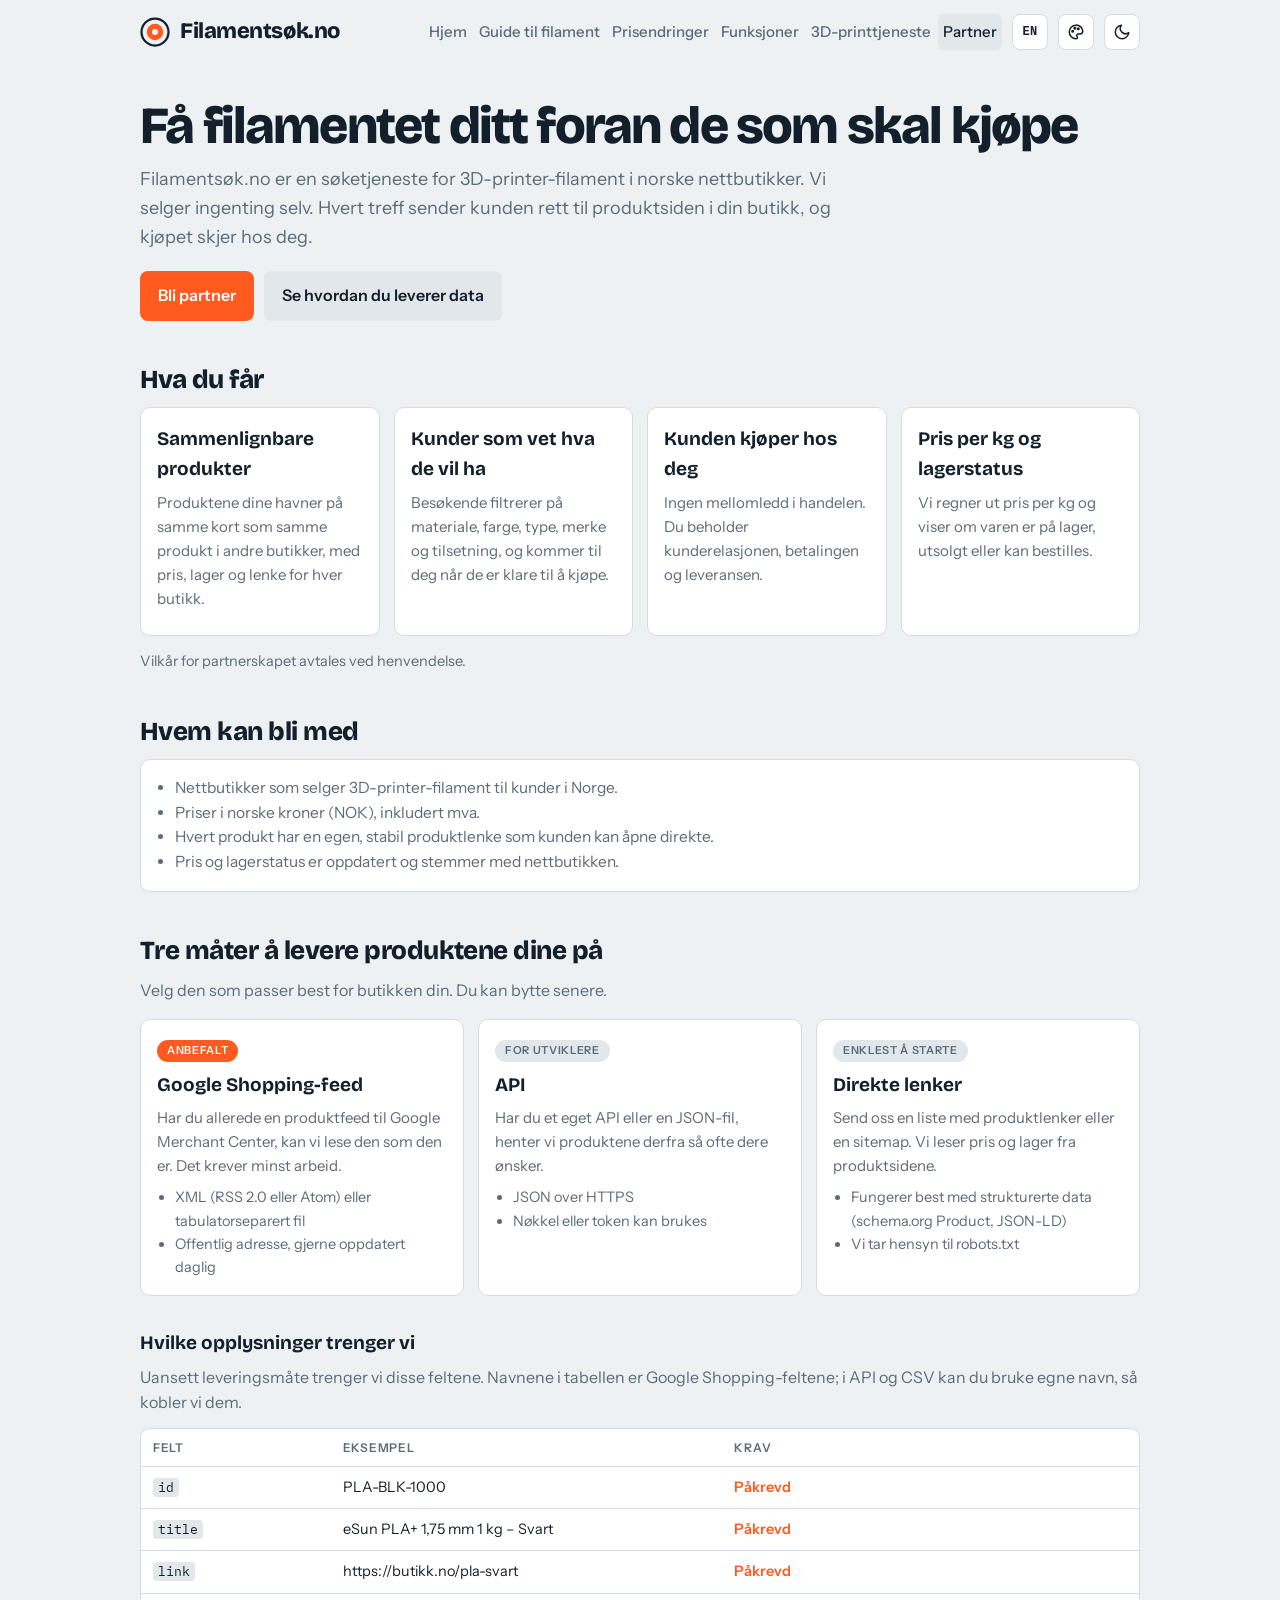
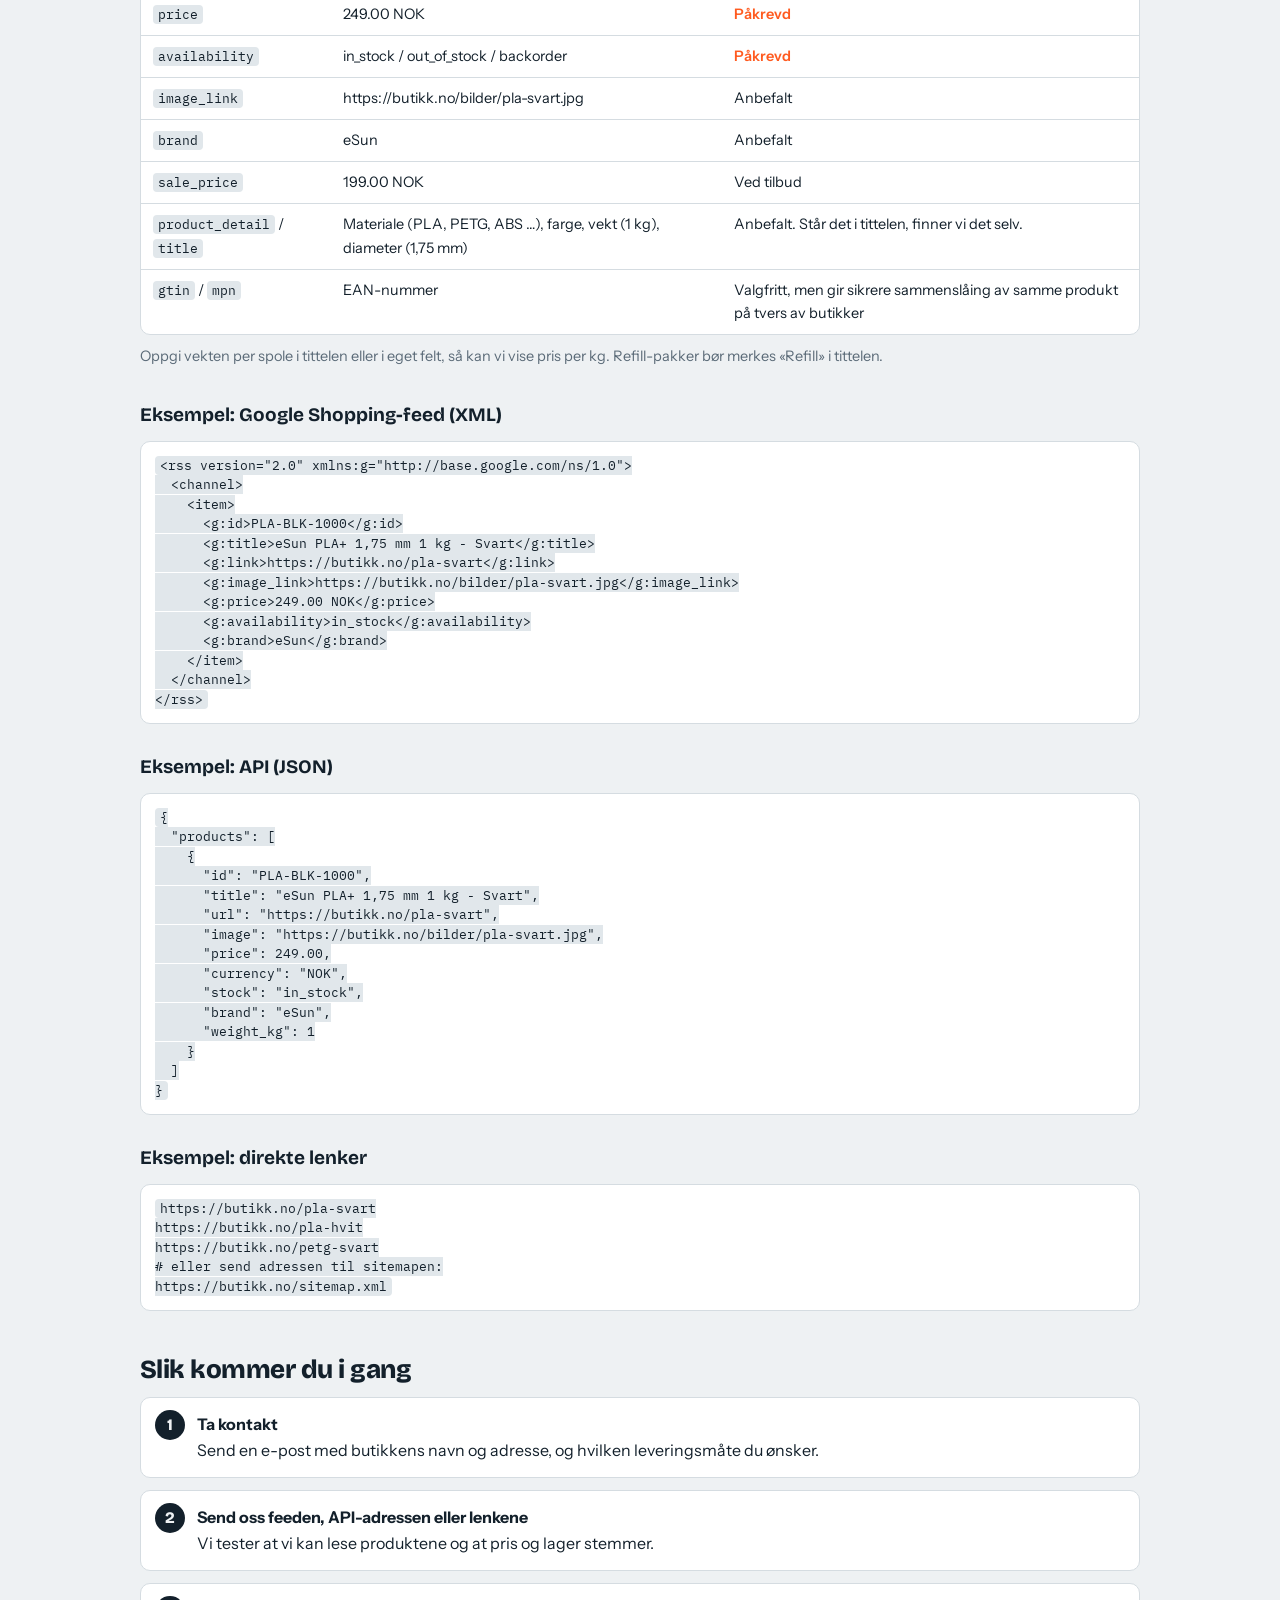
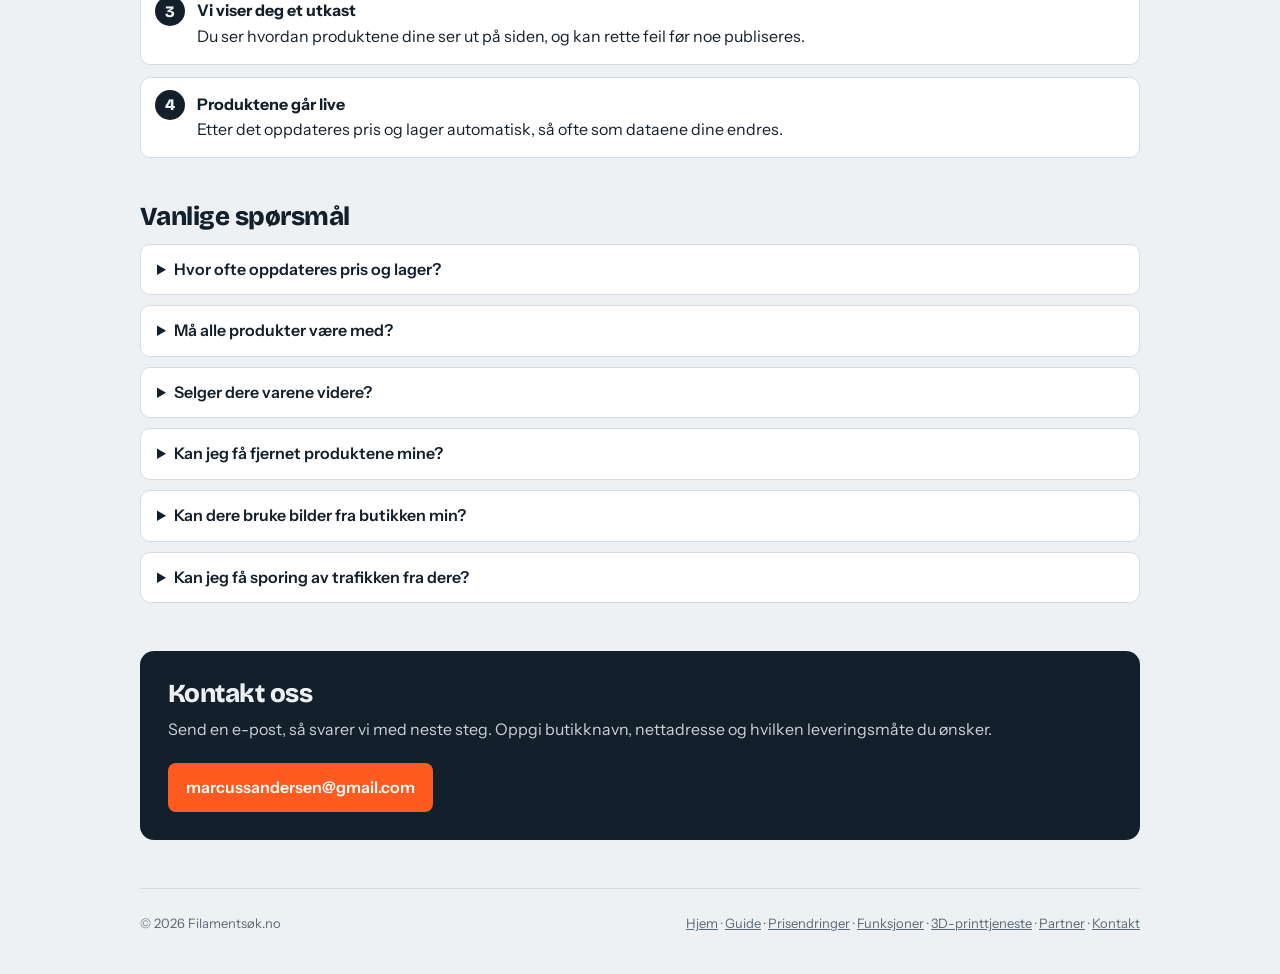
<file: web/partner/index.html>
<!doctype html>
<html lang="nb">
<head>
<meta charset="utf-8">
<link rel="icon" href="../favicon.ico" sizes="48x48">
<link rel="icon" href="../favicon.svg" type="image/svg+xml">
<link rel="apple-touch-icon" href="../apple-touch-icon.png">
<link rel="manifest" href="../site.webmanifest">
<meta name="theme-color" content="#eef1f3" media="(prefers-color-scheme:light)">
<meta name="theme-color" content="#0e161d" media="(prefers-color-scheme:dark)">
<meta name="apple-mobile-web-app-title" content="Filamentsøk">
<title>Partner – Filamentsøk</title>
<meta name="viewport" content="width=device-width,initial-scale=1,viewport-fit=cover">
<meta name="description" content="Selger du 3D-printer-filament i Norge? Få produktene dine på Filamentsøk.no via API, Google Shopping-feed eller direkte lenker.">

<link rel="stylesheet" href="https://fonts.googleapis.com/css2?family=Bricolage+Grotesque:opsz,wght@12..96,600;12..96,800&family=Instrument+Sans:wght@400;500;600&family=IBM+Plex+Mono:wght@400;500&display=swap">
<script>(function(){try{var t=localStorage.getItem("theme");if(t==="dark"||t==="light")document.documentElement.setAttribute("data-theme",t);var st=localStorage.getItem("style");if(["verksted","glass","rolig","y2005","y1999"].indexOf(st)>=0)document.documentElement.setAttribute("data-style",st)}catch(e){}})()</script>
<style>
:root{
  --bg:#eef1f3; --surface:#ffffff; --fg:#13202b; --muted:#5b6b78; --line:#d5dce1;
  --accent:#ff5a1f; --accent-fg:#ffffff; --ok:#1e8a52; --chip:#e1e7eb;
  --font-d:'Bricolage Grotesque','Arial Narrow',system-ui,sans-serif;
  --font-b:'Instrument Sans',system-ui,-apple-system,sans-serif;
  --font-m:'IBM Plex Mono',ui-monospace,Menlo,monospace;
}
@media (prefers-color-scheme:dark){:root:not([data-theme="light"]){--bg:#0e161d;--surface:#16212b;--fg:#e8eef2;--muted:#93a4b1;--line:#27353f;--accent:#ff6a35;--chip:#22303b;--ok:#46c07f;color-scheme:dark}}
:root[data-theme="dark"]{--bg:#0e161d;--surface:#16212b;--fg:#e8eef2;--muted:#93a4b1;--line:#27353f;--accent:#ff6a35;--chip:#22303b;--ok:#46c07f;color-scheme:dark}
*{box-sizing:border-box}
body{margin:0;background:var(--bg);color:var(--fg);font-family:var(--font-b);font-size:16px;line-height:1.6;padding-left:max(16px,env(safe-area-inset-left,0px));padding-right:max(16px,env(safe-area-inset-right,0px))}
a{color:inherit}
:focus-visible{outline:2px solid var(--accent);outline-offset:2px}
.wrap{max-width:1000px;margin:0 auto}
header.top{display:flex;align-items:center;gap:16px;padding-block:14px;flex-wrap:wrap}
.logo{display:flex;align-items:center;gap:10px;font-family:var(--font-d);font-weight:800;font-size:22px;letter-spacing:-.02em;text-decoration:none}
nav{display:flex;gap:4px;flex-wrap:wrap;margin-left:auto}
nav a{padding:6px 10px;border-radius:6px;text-decoration:none;color:var(--muted);font-weight:500}
nav a:hover,nav a.on{background:var(--chip);color:var(--fg)}
h1{font-family:var(--font-d);font-weight:800;font-size:clamp(32px,6vw,52px);line-height:1.02;letter-spacing:-.035em;margin:36px 0 12px;text-wrap:balance}
h2{font-family:var(--font-d);font-weight:800;letter-spacing:-.02em;font-size:26px;margin:0 0 12px;line-height:1.15}
h3{font-family:var(--font-d);font-size:19px;margin:0 0 6px}
p{margin:0 0 12px}
.lead{font-size:18px;color:var(--muted);max-width:60ch}
section{margin-block:44px}
.btn{display:inline-block;background:var(--accent);color:var(--accent-fg);border-radius:8px;padding:12px 18px;font-weight:600;text-decoration:none}
.btn:hover{filter:brightness(.95)}
.btn.ghost{background:var(--chip);color:var(--fg)}
.cta{display:flex;gap:10px;flex-wrap:wrap;margin-top:20px}
.cards{display:grid;grid-template-columns:repeat(auto-fit,minmax(min(100%,260px),1fr));gap:14px}
.card{background:var(--surface);border:1px solid var(--line);border-radius:10px;padding:16px;min-width:0}
.card p{color:var(--muted);margin:0 0 8px;font-size:15px}
.card ul{margin:8px 0 0;padding-left:18px;color:var(--muted);font-size:14.5px}
.tag{display:inline-block;font-size:11px;font-weight:600;letter-spacing:.06em;text-transform:uppercase;background:var(--chip);border-radius:99px;padding:2px 10px;margin-bottom:8px;color:var(--muted)}
.tag.rec{background:var(--accent);color:var(--accent-fg)}
ol.steps{list-style:none;counter-reset:s;margin:0;padding:0;display:grid;gap:12px}
ol.steps li{counter-increment:s;background:var(--surface);border:1px solid var(--line);border-radius:10px;padding:14px 16px 14px 56px;position:relative}
ol.steps li::before{content:counter(s);position:absolute;left:14px;top:12px;width:30px;height:30px;border-radius:50%;background:var(--fg);color:var(--bg);display:grid;place-items:center;font-family:var(--font-d);font-weight:800}
ol.steps b{display:block}
.tw{overflow-x:auto;border:1px solid var(--line);border-radius:10px;background:var(--surface)}
table{border-collapse:collapse;width:100%;font-size:14.5px;min-width:520px}
th,td{text-align:left;padding:9px 12px;border-bottom:1px solid var(--line);vertical-align:top}
th{font-size:12px;letter-spacing:.06em;text-transform:uppercase;color:var(--muted);font-weight:600}
tr:last-child td{border-bottom:0}
code,pre{font-family:var(--font-m);font-size:13px}
code{background:var(--chip);border-radius:4px;padding:1px 5px}
pre{background:var(--surface);border:1px solid var(--line);border-radius:10px;padding:14px;overflow-x:auto;margin:10px 0 0;line-height:1.5}
.req{color:var(--accent);font-weight:600}
details{background:var(--surface);border:1px solid var(--line);border-radius:10px;padding:12px 16px;margin-bottom:10px}
summary{cursor:pointer;font-weight:600}
details p{margin:8px 0 0;color:var(--muted)}
.contact{background:var(--fg);color:var(--bg);border-radius:14px;padding:28px;margin-block:48px}
.contact h2{margin-bottom:8px}.contact p{opacity:.85}
.contact .btn{margin-top:8px}
footer{border-top:1px solid var(--line);padding-block:24px 40px;color:var(--muted);font-size:13px;display:flex;gap:16px;justify-content:space-between;flex-wrap:wrap}
.tgl{display:inline-grid;place-items:center;width:36px;height:36px;border-radius:8px;border:1px solid var(--line);background:var(--surface);color:var(--fg);cursor:pointer;padding:0}
.tgl:hover{background:var(--chip)}.tgl svg{width:18px;height:18px}.tgl .sun{display:none}
:root[data-theme="dark"] .tgl .sun{display:block}:root[data-theme="dark"] .tgl .moon{display:none}
@media (prefers-color-scheme:dark){:root:not([data-theme="light"]) .tgl .sun{display:block}:root:not([data-theme="light"]) .tgl .moon{display:none}}
@media (max-width:1020px){header.top .tgl{order:1;margin-left:auto}header.top nav{order:2;width:100%;margin-left:0}}

.bur{display:none;place-items:center;width:36px;height:36px;border-radius:8px;border:1px solid var(--line);background:var(--surface);color:var(--fg);cursor:pointer;padding:0;order:1}
.bur svg{width:20px;height:20px;stroke:currentColor;stroke-width:2;stroke-linecap:round;fill:none}.bur .x{display:none}.bur[aria-expanded="true"] .x{display:block}.bur[aria-expanded="true"] .b{display:none}
@media (max-width:1020px){
  .bur{display:inline-grid}
  header.top nav{display:none!important;order:5;width:100%;margin-left:0;flex-direction:column;gap:2px;padding:6px;background:var(--surface);border:1px solid var(--line);border-radius:10px}
  header.top.menu-open nav{display:flex!important}
  header.top nav a{padding:12px 12px;font-size:16px}
}
@media (min-width:1021px){header.top nav a[href$="#butikk"],header.top nav a[href$="#kategorier"],header.top nav a[href$="#butikker"],header.top nav a[href$="#om"]{display:none}}
@media (max-width:1020px){header.top{gap:8px}header.top .logo{font-size:19px;gap:8px;margin-right:auto;min-width:0}header.top .logo svg{width:26px;height:26px}header.top .vtop,header.top .tgl,header.top .bur{margin-left:0}}
@media (min-width:1021px){header.top nav{flex:1 1 0;min-width:0;justify-content:flex-end}header.top nav a{white-space:nowrap}}
@media (min-width:1021px){header.top{gap:10px}header.top nav{gap:2px}header.top nav a{padding:6px 5px;font-size:15px}}
@media (max-width:460px){header.top{gap:4px}header.top .logo{font-size:16px;gap:6px}header.top .logo svg{width:22px;height:22px}header.top .tgl,header.top .bur,header.top .vtop{width:32px;height:32px}header.top .tgl svg{width:16px;height:16px}}
@media (max-width:380px){header.top .logo{font-size:15px}}
@media (max-width:340px){header.top{gap:3px}header.top .logo{font-size:12.5px;gap:4px}header.top .logo svg{width:18px;height:18px}header.top .tgl,header.top .bur,header.top .vtop{width:28px;height:28px}}
</style>
<link rel="stylesheet" href="../themes.css">
<!--__ANALYTICS__-->
</head>
<body>
<div class="wrap">
  <header class="top">
    <a class="logo" href="../index.html" aria-label="Filamentsøk forside">
      <svg width="30" height="30" viewBox="0 0 40 40" aria-hidden="true"><circle cx="20" cy="20" r="18" fill="none" stroke="currentColor" stroke-width="3"/><circle cx="20" cy="20" r="11" fill="var(--accent)"/><circle cx="20" cy="20" r="4" fill="var(--bg)"/></svg>
      Filamentsøk.no
    </a>
    <nav aria-label="Hovedmeny" id="mainnav">
      <a href="../index.html">Hjem</a><a href="../index.html#butikk">Søk</a><a href="../index.html#kategorier">Kategorier</a><a href="../index.html#butikker">Butikker</a><a href="../index.html#om">Om oss</a><a href="../guide/">Guide til filament</a><a href="../prisendringer/">Prisendringer</a><a href="../funksjoner/">Funksjoner</a><a href="../3d-print/">3D-printtjeneste</a><a class="on" href="./" aria-current="page">Partner</a>
    </nav>
    <button class="tgl lang" id="lang" type="button" aria-label="Switch language to English" title="English">EN</button>
    <button class="tgl" id="tgl" type="button" aria-label="Bytt mellom lyst og mørkt tema" title="Bytt tema"><svg class="moon" viewBox="0 0 24 24" fill="none" stroke="currentColor" stroke-width="2" stroke-linecap="round" stroke-linejoin="round" aria-hidden="true"><path d="M21 12.8A9 9 0 1 1 11.2 3a7 7 0 0 0 9.8 9.8z"/></svg><svg class="sun" viewBox="0 0 24 24" fill="none" stroke="currentColor" stroke-width="2" stroke-linecap="round" aria-hidden="true"><circle cx="12" cy="12" r="4"/><path d="M12 2v2M12 20v2M4.9 4.9l1.4 1.4M17.7 17.7l1.4 1.4M2 12h2M20 12h2M4.9 19.1l1.4-1.4M17.7 6.3l1.4-1.4"/></svg></button>
    <button class="bur" id="bur" type="button" aria-label="Meny" aria-expanded="false" aria-controls="mainnav"><svg viewBox="0 0 24 24" aria-hidden="true"><g class="b"><path d="M4 7h16M4 12h16M4 17h16"/></g><g class="x"><path d="M6 6l12 12M18 6L6 18"/></g></svg></button>
  </header>

  <main>
    <h1>Få filamentet ditt foran de som skal kjøpe</h1>
    <p class="lead">Filamentsøk.no er en søketjeneste for 3D-printer-filament i norske nettbutikker. Vi selger ingenting selv. Hvert treff sender kunden rett til produktsiden i din butikk, og kjøpet skjer hos deg.</p>
    <div class="cta">
      <a class="btn" href="mailto:marcussandersen@gmail.com?subject=Partner%20p%C3%A5%20Filamentsøk.no">Bli partner</a>
      <a class="btn ghost" href="#levering">Se hvordan du leverer data</a>
    </div>

    <section aria-labelledby="hva">
      <h2 id="hva">Hva du får</h2>
      <div class="cards" style="grid-template-columns:repeat(auto-fit,minmax(min(100%,215px),1fr))">
        <div class="card"><h3>Sammenlignbare produkter</h3><p>Produktene dine havner på samme kort som samme produkt i andre butikker, med pris, lager og lenke for hver butikk.</p></div>
        <div class="card"><h3>Kunder som vet hva de vil ha</h3><p>Besøkende filtrerer på materiale, farge, type, merke og tilsetning, og kommer til deg når de er klare til å kjøpe.</p></div>
        <div class="card"><h3>Kunden kjøper hos deg</h3><p>Ingen mellomledd i handelen. Du beholder kunderelasjonen, betalingen og leveransen.</p></div>
        <div class="card"><h3>Pris per kg og lagerstatus</h3><p>Vi regner ut pris per kg og viser om varen er på lager, utsolgt eller kan bestilles.</p></div>
      </div>
      <p style="margin-top:14px;color:var(--muted);font-size:14.5px">Vilkår for partnerskapet avtales ved henvendelse.</p>
    </section>

    <section aria-labelledby="krav">
      <h2 id="krav">Hvem kan bli med</h2>
      <div class="card">
        <ul style="margin:0;font-size:15.5px">
          <li>Nettbutikker som selger 3D-printer-filament til kunder i Norge.</li>
          <li>Priser i norske kroner (NOK), inkludert mva.</li>
          <li>Hvert produkt har en egen, stabil produktlenke som kunden kan åpne direkte.</li>
          <li>Pris og lagerstatus er oppdatert og stemmer med nettbutikken.</li>
        </ul>
      </div>
    </section>

    <section id="levering" aria-labelledby="lev">
      <h2 id="lev">Tre måter å levere produktene dine på</h2>
      <p class="lead" style="font-size:16px">Velg den som passer best for butikken din. Du kan bytte senere.</p>
      <div class="cards" style="margin-top:16px">
        <div class="card"><span class="tag rec">Anbefalt</span><h3>Google Shopping-feed</h3><p>Har du allerede en produktfeed til Google Merchant Center, kan vi lese den som den er. Det krever minst arbeid.</p><ul><li>XML (RSS 2.0 eller Atom) eller tabulatorseparert fil</li><li>Offentlig adresse, gjerne oppdatert daglig</li></ul></div>
        <div class="card"><span class="tag">For utviklere</span><h3>API</h3><p>Har du et eget API eller en JSON-fil, henter vi produktene derfra så ofte dere ønsker.</p><ul><li>JSON over HTTPS</li><li>Nøkkel eller token kan brukes</li></ul></div>
        <div class="card"><span class="tag">Enklest å starte</span><h3>Direkte lenker</h3><p>Send oss en liste med produktlenker eller en sitemap. Vi leser pris og lager fra produktsidene.</p><ul><li>Fungerer best med strukturerte data (schema.org Product, JSON-LD)</li><li>Vi tar hensyn til robots.txt</li></ul></div>
      </div>

      <h3 style="margin-top:32px">Hvilke opplysninger trenger vi</h3>
      <p style="color:var(--muted)">Uansett leveringsmåte trenger vi disse feltene. Navnene i tabellen er Google Shopping-feltene; i API og CSV kan du bruke egne navn, så kobler vi dem.</p>
      <div class="tw"><table>
        <thead><tr><th>Felt</th><th>Eksempel</th><th>Krav</th></tr></thead>
        <tbody>
          <tr><td><code>id</code></td><td>PLA-BLK-1000</td><td class="req">Påkrevd</td></tr>
          <tr><td><code>title</code></td><td>eSun PLA+ 1,75 mm 1 kg – Svart</td><td class="req">Påkrevd</td></tr>
          <tr><td><code>link</code></td><td>https://butikk.no/pla-svart</td><td class="req">Påkrevd</td></tr>
          <tr><td><code>price</code></td><td>249.00 NOK</td><td class="req">Påkrevd</td></tr>
          <tr><td><code>availability</code></td><td>in_stock / out_of_stock / backorder</td><td class="req">Påkrevd</td></tr>
          <tr><td><code>image_link</code></td><td>https://butikk.no/bilder/pla-svart.jpg</td><td>Anbefalt</td></tr>
          <tr><td><code>brand</code></td><td>eSun</td><td>Anbefalt</td></tr>
          <tr><td><code>sale_price</code></td><td>199.00 NOK</td><td>Ved tilbud</td></tr>
          <tr><td><code>product_detail</code> / <code>title</code></td><td>Materiale (PLA, PETG, ABS …), farge, vekt (1 kg), diameter (1,75 mm)</td><td>Anbefalt. Står det i tittelen, finner vi det selv.</td></tr>
          <tr><td><code>gtin</code> / <code>mpn</code></td><td>EAN-nummer</td><td>Valgfritt, men gir sikrere sammenslåing av samme produkt på tvers av butikker</td></tr>
        </tbody>
      </table></div>
      <p style="margin-top:10px;color:var(--muted);font-size:14.5px">Oppgi vekten per spole i tittelen eller i eget felt, så kan vi vise pris per kg. Refill-pakker bør merkes «Refill» i tittelen.</p>

      <h3 style="margin-top:32px">Eksempel: Google Shopping-feed (XML)</h3>
<pre><code>&lt;rss version="2.0" xmlns:g="http://base.google.com/ns/1.0"&gt;
  &lt;channel&gt;
    &lt;item&gt;
      &lt;g:id&gt;PLA-BLK-1000&lt;/g:id&gt;
      &lt;g:title&gt;eSun PLA+ 1,75 mm 1 kg - Svart&lt;/g:title&gt;
      &lt;g:link&gt;https://butikk.no/pla-svart&lt;/g:link&gt;
      &lt;g:image_link&gt;https://butikk.no/bilder/pla-svart.jpg&lt;/g:image_link&gt;
      &lt;g:price&gt;249.00 NOK&lt;/g:price&gt;
      &lt;g:availability&gt;in_stock&lt;/g:availability&gt;
      &lt;g:brand&gt;eSun&lt;/g:brand&gt;
    &lt;/item&gt;
  &lt;/channel&gt;
&lt;/rss&gt;</code></pre>

      <h3 style="margin-top:28px">Eksempel: API (JSON)</h3>
<pre><code>{
  "products": [
    {
      "id": "PLA-BLK-1000",
      "title": "eSun PLA+ 1,75 mm 1 kg - Svart",
      "url": "https://butikk.no/pla-svart",
      "image": "https://butikk.no/bilder/pla-svart.jpg",
      "price": 249.00,
      "currency": "NOK",
      "stock": "in_stock",
      "brand": "eSun",
      "weight_kg": 1
    }
  ]
}</code></pre>

      <h3 style="margin-top:28px">Eksempel: direkte lenker</h3>
<pre><code>https://butikk.no/pla-svart
https://butikk.no/pla-hvit
https://butikk.no/petg-svart
# eller send adressen til sitemapen:
https://butikk.no/sitemap.xml</code></pre>
    </section>

    <section aria-labelledby="slik">
      <h2 id="slik">Slik kommer du i gang</h2>
      <ol class="steps">
        <li><b>Ta kontakt</b>Send en e-post med butikkens navn og adresse, og hvilken leveringsmåte du ønsker.</li>
        <li><b>Send oss feeden, API-adressen eller lenkene</b>Vi tester at vi kan lese produktene og at pris og lager stemmer.</li>
        <li><b>Vi viser deg et utkast</b>Du ser hvordan produktene dine ser ut på siden, og kan rette feil før noe publiseres.</li>
        <li><b>Produktene går live</b>Etter det oppdateres pris og lager automatisk, så ofte som dataene dine endres.</li>
      </ol>
    </section>

    <section aria-labelledby="spm">
      <h2 id="spm">Vanlige spørsmål</h2>
      <details><summary>Hvor ofte oppdateres pris og lager?</summary><p>Vi anbefaler minst én gang i døgnet. Oppdaterer du dataene oftere, henter vi dem oftere. Siden viser datoen for siste oppdatering.</p></details>
      <details><summary>Må alle produkter være med?</summary><p>Nei. Du bestemmer hvilke produkter som sendes inn. Vi bruker bare filament, så tilbehør og printere blir filtrert bort.</p></details>
      <details><summary>Selger dere varene videre?</summary><p>Nei. Filamentsøk er en søketjeneste. Kunden går direkte til din nettbutikk og handler der.</p></details>
      <details><summary>Kan jeg få fjernet produktene mine?</summary><p>Ja. Send en e-post, så tar vi dem ut. Slutter du å levere data, fjerner vi produktene som ikke lenger oppdateres.</p></details>
      <details><summary>Kan dere bruke bilder fra butikken min?</summary><p>Vi viser bildene direkte fra din nettside, og kun hvis du oppgir dem og godkjenner det. Bildene lagres ikke hos oss.</p></details>
      <details><summary>Kan jeg få sporing av trafikken fra dere?</summary><p>Ja. Vi kan legge til en parameter som <code>?utm_source=filamentsok</code> på lenkene dine, slik at du ser besøkene i din egen statistikk.</p></details>
    </section>

    <div class="contact" id="kontakt">
      <h2>Kontakt oss</h2>
      <p>Send en e-post, så svarer vi med neste steg. Oppgi butikknavn, nettadresse og hvilken leveringsmåte du ønsker.</p>
      <a class="btn" href="mailto:marcussandersen@gmail.com?subject=Partner%20p%C3%A5%20Filamentsøk.no">marcussandersen@gmail.com</a>
    </div>
  </main>

  <footer>
    <span>© 2026 Filamentsøk.no<!--__ANALYTICS_NOTE__--><!--__VERSION__--></span>
    <span><a href="../index.html">Hjem</a> · <a href="../guide/">Guide</a> · <a href="../prisendringer/">Prisendringer</a> · <a href="../funksjoner/">Funksjoner</a> · <a href="../3d-print/">3D-printtjeneste</a> · <a href="./">Partner</a> · <a href="mailto:marcussandersen@gmail.com">Kontakt</a></span>
  </footer>
</div>
<script>(function(){var b=document.getElementById("tgl");if(!b)return;b.addEventListener("click",function(){var r=document.documentElement,cur=r.getAttribute("data-theme");
if(!cur)cur=matchMedia("(prefers-color-scheme:dark)").matches?"dark":"light";var n=cur==="dark"?"light":"dark";r.setAttribute("data-theme",n);try{localStorage.setItem("theme",n)}catch(e){}})})()</script>
<script>(function(){var b=document.getElementById("bur"),h=document.querySelector("header.top");if(!b||!h)return;function set(o){h.classList.toggle("menu-open",o);b.setAttribute("aria-expanded",o)}
b.addEventListener("click",function(){set(!h.classList.contains("menu-open"))});h.querySelector("nav").addEventListener("click",function(e){if(e.target.closest("a"))set(false)});
document.addEventListener("keydown",function(e){if(e.key==="Escape")set(false)});addEventListener("resize",function(){if(innerWidth>700)set(false)})})()</script>
<script src="../themes.js"></script>
<script src="../i18n.js"></script>
</body>
</html>
</file>
<file: web/themes.css>
/* Temaer: valgbare stiler. Aktiv stil ligger som data-style på <html> (lagret i localStorage "style").
   «Standard» har ingen data-style. Velgeren bygges av themes.js. Nye temaer legges til nederst og i T-listen i themes.js. */
.tpick{display:none}
.tpick b{display:block;font-size:12px;font-weight:600;color:var(--muted);padding:6px 12px 2px}
.tpick button{display:flex;width:100%;justify-content:space-between;align-items:center;padding:10px 12px;background:none;border:0;color:var(--fg);font:inherit;font-size:15px;text-align:left;cursor:pointer;border-radius:6px}
.tpick button:hover{background:var(--chip)}
.tpick button[aria-checked="true"]{font-weight:700}
.tpick button[aria-checked="true"]:after{content:"✓";color:var(--accent);margin-left:12px}
@media (max-width:700px){header.top nav .tpick{display:block;margin-top:6px;padding-top:6px;border-top:1px solid var(--line)}#thb{display:none!important}}
.tpop{position:fixed;z-index:90;min-width:190px;padding:6px;background:var(--surface);border:1px solid var(--line);border-radius:10px;box-shadow:0 10px 30px rgba(0,0,0,.2)}
.tpop[hidden]{display:none}.tpop .tpick{display:block}
/* faste lyse stiler: skjul lys/mørk-bryteren */
html[data-style="verksted"] #tgl,html[data-style="y2005"] #tgl,html[data-style="y1999"] #tgl{display:none!important}
html[data-style="glass"] .tpop{background:rgba(255,255,255,.72);-webkit-backdrop-filter:blur(30px) saturate(190%);backdrop-filter:blur(30px) saturate(190%);border-radius:20px}
html[data-style="glass"][data-theme="dark"] .tpop{background:rgba(18,28,48,.78)}
html[data-style="verksted"] .tpop{border:1.5px solid var(--fg);border-radius:3px;box-shadow:4px 4px 0 var(--fg)}
html[data-style="rolig"] .tpop{border-radius:6px}
html[data-style="y2005"] .tpop{border:2px solid #2f62a8;border-radius:0;box-shadow:3px 3px 6px rgba(0,0,0,.4);background:#fff}
html[data-style="y1999"] .tpop{background:#c0c0c0;border:2px solid;border-color:#fff #404040 #404040 #fff;outline:1px solid #000;border-radius:0;box-shadow:none}
html[data-style="y1999"] .tpick button:hover{background:#000080;color:#fff}

/* ===== Tema: Verksted ===== */
html[data-style="verksted"]:not(#z),html[data-style="verksted"][data-theme]:not(#z),html[data-style="verksted"]:not([data-theme]):not(#z){
  --bad:#b3261e;--bg:#f3eee3;--surface:#fbf8f1;--fg:#1d2420;--muted:#5f675f;--line:#1d2420;
  --accent:#1f6b4a;--accent-fg:#fbf8f1;--chip:#e6dfcf;--ok:#1f6b4a;
  --font-d:'Fraunces','Bitstream Charter','Charter',Georgia,serif;--font-b:'Inter',system-ui,sans-serif}
@media (prefers-color-scheme:dark){html[data-style="verksted"]:not([data-theme="light"]):not(#z){--bad:#b3261e;--bg:#f3eee3;--surface:#fbf8f1;--fg:#1d2420;--muted:#5f675f;--line:#1d2420;--accent:#1f6b4a;--accent-fg:#fbf8f1;--chip:#e6dfcf;--ok:#1f6b4a;color-scheme:light}
}
html[data-style="verksted"] body{background:var(--bg);background-image:radial-gradient(rgba(29,36,32,.07) 1px,transparent 1px);background-size:18px 18px}
html[data-style="verksted"] h1,html[data-style="verksted"] h2,html[data-style="verksted"] h3,html[data-style="verksted"] .logo{font-family:var(--font-d)!important;font-weight:700!important;letter-spacing:-.01em!important}
html[data-style="verksted"] h1{font-size:clamp(38px,6vw,64px)!important;line-height:1.02!important}
html[data-style="verksted"] .logo{font-style:italic}
html[data-style="verksted"] .card,html[data-style="verksted"] .sug,html[data-style="verksted"] .hl-pan,html[data-style="verksted"] dialog,html[data-style="verksted"] .promo,html[data-style="verksted"] .notice,html[data-style="verksted"] details,html[data-style="verksted"] .search input,html[data-style="verksted"] .fbtn,html[data-style="verksted"] .tgl,html[data-style="verksted"] .bur,html[data-style="verksted"] .vtop,html[data-style="verksted"] select,html[data-style="verksted"] aside.filters,html[data-style="verksted"] .cat,html[data-style="verksted"] .fl{border-radius:3px!important}
html[data-style="verksted"] .card,html[data-style="verksted"] .cats>*,html[data-style="verksted"] aside.filters,html[data-style="verksted"] .hl-pan,html[data-style="verksted"] .sug,html[data-style="verksted"] .search input,html[data-style="verksted"] select{border:1.5px solid var(--fg)!important}
html[data-style="verksted"] .card{box-shadow:4px 4px 0 var(--fg);background:var(--surface)}
html[data-style="verksted"] .card:hover{transform:translate(-1px,-1px);box-shadow:6px 6px 0 var(--fg)}
html[data-style="verksted"] .card .pic{background:var(--chip)!important;border-bottom:1.5px solid var(--fg)}
html[data-style="verksted"] .card .pic svg{filter:saturate(.9)}
html[data-style="verksted"] .btn,html[data-style="verksted"] .card .go,html[data-style="verksted"] .hl-bub,html[data-style="verksted"] .bur,html[data-style="verksted"] .tgl,html[data-style="verksted"] .vtop,html[data-style="verksted"] .sw{border-radius:3px!important}
html[data-style="verksted"] .btn{background:var(--accent);border:1.5px solid var(--fg);box-shadow:3px 3px 0 var(--fg);text-transform:none;font-weight:700}
html[data-style="verksted"] .btn:active{transform:translate(2px,2px);box-shadow:1px 1px 0 var(--fg)}
html[data-style="verksted"] .card .go{background:var(--fg)!important;color:var(--bg)!important}
html[data-style="verksted"] .promo{background:var(--accent)!important;border:1.5px solid var(--fg);box-shadow:4px 4px 0 var(--fg)}
html[data-style="verksted"] .promo .pb{background:var(--surface)!important;color:var(--fg)!important;border:1.5px solid var(--fg);border-radius:3px}
html[data-style="verksted"] nav a{border-radius:3px!important;font-weight:600}
html[data-style="verksted"] nav a:hover,html[data-style="verksted"] nav a.on{background:var(--fg)!important;color:var(--bg)!important}
html[data-style="verksted"] header.top{border-bottom:1.5px solid var(--fg);padding-bottom:12px}
html[data-style="verksted"] .tgl,html[data-style="verksted"] .bur,html[data-style="verksted"] .vtop{border:1.5px solid var(--fg)!important;box-shadow:2px 2px 0 var(--fg);background:var(--surface)}
html[data-style="verksted"] .price,html[data-style="verksted"] .ofp .price{font-family:var(--font-d);font-weight:700}
html[data-style="verksted"] .tag{border-radius:2px!important;border:1px solid var(--fg)}
html[data-style="verksted"] h2{border-bottom:1.5px solid var(--fg);padding-bottom:6px}
html[data-style="verksted"] .pinfo,html[data-style="verksted"] .notice{border-color:var(--fg)!important}
html[data-style="verksted"] footer{border-top:1.5px solid var(--fg)}
html[data-style="verksted"] .hl-bub{background:var(--accent)!important;border:1.5px solid var(--fg)!important;box-shadow:3px 3px 0 var(--fg)}
html[data-style="verksted"] .fav{border-radius:3px!important;border:1.5px solid var(--fg)!important}
html[data-style="verksted"] .fav.on{background:var(--accent)!important}
html[data-style="verksted"] .stock.in,html[data-style="verksted"] .of.best .ofp .price{color:var(--ok)}
html[data-style="verksted"] .hero h1 em,html[data-style="verksted"] .hero h1 span{color:var(--accent)}
html[data-style="verksted"] input[type=checkbox]{accent-color:var(--accent)}

/* ===== Tema: Glass ===== */
html[data-style="glass"]:not(#z),html[data-style="glass"][data-theme="light"]:not(#z){
  --bad:#b3261e;--bg:#dfe9f6;--surface:rgba(255,255,255,.46);--fg:#10202e;--muted:#4a5d70;--line:rgba(255,255,255,.7);
  --accent:#ff6a2b;--accent-fg:#fff;--chip:rgba(255,255,255,.5);--ok:#0f9d58;
  --glassb:blur(26px) saturate(185%);--gshadow:0 8px 30px rgba(40,70,120,.16),inset 0 1px 0 rgba(255,255,255,.9),inset 0 -1px 0 rgba(255,255,255,.25);
  --font-d:'Inter Display','Inter',system-ui,sans-serif;--font-b:'Inter',system-ui,sans-serif}
html[data-style="glass"][data-theme="dark"]:not(#z){--bad:#ff8a80;--bg:#0b1220;--surface:rgba(255,255,255,.08);--fg:#eef3fa;--muted:#a3b2c4;--line:rgba(255,255,255,.16);--chip:rgba(255,255,255,.10);--accent:#ff7a3d;--ok:#4cd68a;
  --gshadow:0 8px 30px rgba(0,0,0,.35),inset 0 1px 0 rgba(255,255,255,.22),inset 0 -1px 0 rgba(255,255,255,.05);color-scheme:dark}
@media (prefers-color-scheme:dark){html[data-style="glass"]:not([data-theme="light"]):not(#z){--bad:#ff8a80;--bg:#0b1220;--surface:rgba(255,255,255,.08);--fg:#eef3fa;--muted:#a3b2c4;--line:rgba(255,255,255,.16);--chip:rgba(255,255,255,.10);--accent:#ff7a3d;--ok:#4cd68a;--gshadow:0 8px 30px rgba(0,0,0,.35),inset 0 1px 0 rgba(255,255,255,.22),inset 0 -1px 0 rgba(255,255,255,.05);color-scheme:dark}
}
html[data-style="glass"]:not(#z){background:var(--bg)}
html[data-style="glass"] body{background:transparent}
html[data-style="glass"] body:before{content:"";position:fixed;inset:-10%;z-index:-1;pointer-events:none;
  background:radial-gradient(40% 35% at 12% 8%,#ffb37a 0%,transparent 70%),radial-gradient(38% 40% at 88% 12%,#8fb4ff 0%,transparent 70%),radial-gradient(45% 45% at 70% 88%,#c8a2ff 0%,transparent 70%),radial-gradient(40% 40% at 8% 80%,#7fe3d0 0%,transparent 70%)}
html[data-style="glass"][data-theme="dark"] body:before{opacity:.55}
@media (prefers-color-scheme:dark){html[data-style="glass"]:not([data-theme="light"]) body:before{opacity:.55}
}
html[data-style="glass"] h1,html[data-style="glass"] h2,html[data-style="glass"] h3,html[data-style="glass"] .logo{font-family:var(--font-d)!important;font-weight:700!important;letter-spacing:-.025em!important}
html[data-style="glass"] .card,html[data-style="glass"] .cats>*,html[data-style="glass"] aside.filters,html[data-style="glass"] .hl-pan,html[data-style="glass"] .sug,html[data-style="glass"] .promo,html[data-style="glass"] .notice,html[data-style="glass"] .pinfo,html[data-style="glass"] details,html[data-style="glass"] dialog,html[data-style="glass"] .hct th,html[data-style="glass"] .hct td{background:var(--surface)!important;-webkit-backdrop-filter:var(--glassb);backdrop-filter:var(--glassb);border:1px solid var(--line)!important;box-shadow:var(--gshadow);border-radius:24px!important}
html[data-style="glass"] .card{overflow:hidden}
html[data-style="glass"] .card .pic{background:rgba(255,255,255,.28)!important;border-radius:0}
html[data-style="glass"][data-theme="dark"] .card .pic{background:rgba(255,255,255,.06)!important}
html[data-style="glass"] .card:hover{transform:translateY(-2px);transition:transform .2s}
html[data-style="glass"] header.top{position:sticky;top:10px;z-index:30;margin-top:10px;padding:8px 12px;background:var(--surface);-webkit-backdrop-filter:var(--glassb);backdrop-filter:var(--glassb);border:1px solid var(--line);box-shadow:var(--gshadow);border-radius:999px}
html[data-style="glass"] nav a{border-radius:999px!important;padding:7px 13px!important;font-weight:600}
html[data-style="glass"] nav a:hover{background:rgba(255,255,255,.45)!important}
html[data-style="glass"] nav a.on{background:rgba(255,255,255,.75)!important;color:var(--fg)!important;box-shadow:0 2px 8px rgba(40,70,120,.15),inset 0 1px 0 #fff}
html[data-style="glass"][data-theme="dark"] nav a.on{background:rgba(255,255,255,.18)!important}
html[data-style="glass"] .tgl,html[data-style="glass"] .bur,html[data-style="glass"] .vtop,html[data-style="glass"] .fbtn,html[data-style="glass"] .fav,html[data-style="glass"] select,html[data-style="glass"] .search input{background:var(--surface)!important;-webkit-backdrop-filter:var(--glassb);backdrop-filter:var(--glassb);border:1px solid var(--line)!important;box-shadow:var(--gshadow);border-radius:999px!important;color:var(--fg)}
html[data-style="glass"] .search input{padding-left:20px}
html[data-style="glass"] .btn,html[data-style="glass"] .card .go,html[data-style="glass"] .hl-bub{border-radius:999px!important;border:1px solid rgba(255,255,255,.55)!important;background:linear-gradient(180deg,rgba(255,140,80,.95),rgba(255,90,31,.92))!important;color:#fff!important;box-shadow:0 6px 18px rgba(255,90,31,.35),inset 0 1px 0 rgba(255,255,255,.6)}
html[data-style="glass"] .card .go{background:linear-gradient(180deg,rgba(40,60,90,.88),rgba(16,32,46,.92))!important;box-shadow:0 6px 16px rgba(16,32,46,.3),inset 0 1px 0 rgba(255,255,255,.35)}
html[data-style="glass"] .btn.ghost{background:var(--surface)!important;color:var(--fg)!important;box-shadow:var(--gshadow)}
html[data-style="glass"] .promo{background:linear-gradient(135deg,rgba(255,122,61,.78),rgba(255,90,31,.62))!important;color:#fff;border-radius:999px!important;padding-inline:22px}
html[data-style="glass"] .promo .pb{background:rgba(255,255,255,.88)!important;color:#c2410c!important;border-radius:999px}
html[data-style="glass"] .fav{width:36px;height:36px}
html[data-style="glass"] .fav.on{background:var(--accent)!important;color:#fff}
html[data-style="glass"] .tag{border-radius:999px!important;background:rgba(255,255,255,.6);color:var(--fg);-webkit-backdrop-filter:blur(10px);backdrop-filter:blur(10px);border:1px solid rgba(255,255,255,.8)}
html[data-style="glass"] .tag.sale{background:var(--accent);color:#fff}
html[data-style="glass"] .sw{box-shadow:inset 0 1px 0 rgba(255,255,255,.6),0 2px 6px rgba(0,0,0,.15)}
html[data-style="glass"] h2{border:0}
html[data-style="glass"] .pinfo{padding:10px 18px}
html[data-style="glass"] footer{border-top:1px solid var(--line)}
html[data-style="glass"] .sug{border-radius:20px!important}
html[data-style="glass"] .hl-pan{border-radius:26px!important}
html[data-style="glass"] .hl-bub b{background:var(--fg)}
html[data-style="glass"] input[type=checkbox]{accent-color:var(--accent)}
html[data-style="glass"] .of.best .ofp .price,html[data-style="glass"] .stock.in{color:var(--ok)}
html[data-style="glass"] header.top{-webkit-backdrop-filter:blur(34px) saturate(190%);backdrop-filter:blur(34px) saturate(190%);background:rgba(255,255,255,.62)}
html[data-style="glass"][data-theme="dark"] header.top{background:rgba(18,28,48,.62)}
html[data-style="glass"][data-theme="dark"] .hl-pan,html[data-style="glass"][data-theme="dark"] .sug{background:rgba(18,28,48,.7)!important}
html[data-style="glass"] .hl-pan,html[data-style="glass"] .sug{-webkit-backdrop-filter:blur(34px) saturate(190%);backdrop-filter:blur(34px) saturate(190%)}
@media (max-width:700px){html[data-style="glass"] header.top{gap:8px;padding:8px 10px;border-radius:30px;flex-wrap:nowrap}
html[data-style="glass"] header.top.menu-open{flex-wrap:wrap;border-radius:28px}
html[data-style="glass"] .logo{font-size:18px;gap:6px}
html[data-style="glass"] .logo svg{width:26px;height:26px}
html[data-style="glass"] .promo{border-radius:28px!important}
}

/* ===== Tema: Rolig ===== */
html[data-style="rolig"]:not(#z),html[data-style="rolig"][data-theme="light"]:not(#z),html[data-style="rolig"]:not([data-theme]):not(#z){
  --bad:#b3261e;--bg:#ffffff;--surface:#ffffff;--fg:#1a1a1a;--muted:#666a70;--line:#e3e4e6;
  --accent:#1f4fd8;--accent-fg:#fff;--chip:#f3f4f5;--ok:#1b7f3b;
  --font-d:'Inter',system-ui,-apple-system,'Segoe UI',Roboto,sans-serif;--font-b:'Inter',system-ui,-apple-system,'Segoe UI',Roboto,sans-serif}
html[data-style="rolig"][data-theme="dark"]:not(#z){--bad:#ff8a80;--bg:#151617;--surface:#151617;--fg:#ececec;--muted:#9a9ea4;--line:#2d2f32;--accent:#7ea2ff;--accent-fg:#151617;--chip:#202224;--ok:#5bc27a;color-scheme:dark}
@media (prefers-color-scheme:dark){html[data-style="rolig"]:not([data-theme="light"]):not(#z){--bad:#ff8a80;--bg:#151617;--surface:#151617;--fg:#ececec;--muted:#9a9ea4;--line:#2d2f32;--accent:#7ea2ff;--accent-fg:#151617;--chip:#202224;--ok:#5bc27a;color-scheme:dark}
}
html[data-style="rolig"] body{font-size:15px;line-height:1.5}
html[data-style="rolig"] h1,html[data-style="rolig"] h2,html[data-style="rolig"] h3,html[data-style="rolig"] .logo{font-family:var(--font-d)!important;letter-spacing:0!important;font-weight:600!important}
html[data-style="rolig"] .wrap{max-width:1120px}
html[data-style="rolig"] header.top{border-bottom:1px solid var(--line);padding-block:12px;gap:24px}
html[data-style="rolig"] .logo{font-size:17px;font-weight:700!important}
html[data-style="rolig"] .logo svg{width:22px;height:22px}
html[data-style="rolig"] nav{gap:2px}
html[data-style="rolig"] nav a{border-radius:4px!important;padding:6px 10px;font-weight:500;font-size:14px}
html[data-style="rolig"] nav a:hover{background:var(--chip)!important}
html[data-style="rolig"] nav a.on{background:none!important;color:var(--fg)!important;box-shadow:inset 0 -2px 0 var(--fg);border-radius:0!important}
html[data-style="rolig"] .hero{display:block!important;padding-block:40px 24px!important}
html[data-style="rolig"] .heroart{display:none!important}
html[data-style="rolig"] h1{font-size:clamp(28px,4vw,38px)!important;line-height:1.15!important;margin:0 0 8px!important;max-width:20ch}
html[data-style="rolig"] .hero p{color:var(--muted);max-width:52ch}
html[data-style="rolig"] .search{max-width:620px}
html[data-style="rolig"] .search input,html[data-style="rolig"] select,html[data-style="rolig"] .fbtn{border:1px solid #c9ccd0!important;border-radius:4px!important;background:var(--surface)!important;box-shadow:none!important;padding:11px 12px;font-size:15px}
html[data-style="rolig"][data-theme="dark"] .search input,html[data-style="rolig"][data-theme="dark"] select{border-color:#46494d!important}
html[data-style="rolig"] .search input:focus{outline:2px solid var(--accent);outline-offset:-1px}
html[data-style="rolig"] .btn,html[data-style="rolig"] .hl-bub{background:var(--fg)!important;color:var(--bg)!important;border-radius:4px!important;box-shadow:none!important;font-weight:600;padding:11px 18px;border:0!important}
html[data-style="rolig"] .btn.ghost{background:var(--chip)!important;color:var(--fg)!important}
html[data-style="rolig"] .promo{background:none!important;border:0!important;border-top:1px solid var(--line)!important;border-bottom:1px solid var(--line)!important;border-radius:0!important;box-shadow:none!important;color:var(--fg)!important;padding:12px 0!important;margin-block:20px}
html[data-style="rolig"] .promo .pi{display:none}
html[data-style="rolig"] .promo .pt strong{font-weight:600}
html[data-style="rolig"] .promo .pt strong:after{content:" – bruk guiden"; font-weight:400;color:var(--muted)}
html[data-style="rolig"] .promo .pb{background:none!important;color:var(--accent)!important;padding:0!important;font-weight:600;text-decoration:underline;text-underline-offset:3px}
html[data-style="rolig"] h2{font-size:20px!important;margin:32px 0 12px!important}
html[data-style="rolig"] .cats{display:flex!important;flex-wrap:wrap;gap:8px}
html[data-style="rolig"] .cats>*{border:1px solid var(--line)!important;border-radius:4px!important;background:var(--surface)!important;padding:10px 14px!important;min-width:0;flex:0 0 auto;box-shadow:none!important}
html[data-style="rolig"] .cats>* h3,html[data-style="rolig"] .cats>* strong{font-size:15px!important;margin:0}
html[data-style="rolig"] .cats>* p,html[data-style="rolig"] .cats>* small,html[data-style="rolig"] .cats>* span{font-size:12.5px;color:var(--muted)}
html[data-style="rolig"] .cats>*:hover{border-color:var(--fg)!important}
html[data-style="rolig"] aside.filters{border:0!important;border-right:1px solid var(--line)!important;border-radius:0!important;background:none!important;padding-right:20px;box-shadow:none}
html[data-style="rolig"] .fl h3{font-size:12px!important;text-transform:none;font-weight:600!important;color:var(--fg);margin-bottom:6px}
html[data-style="rolig"] .card{border:1px solid var(--line)!important;border-radius:4px!important;background:var(--surface)!important;box-shadow:none!important}
html[data-style="rolig"] .card:hover{border-color:#9da1a7!important}
html[data-style="rolig"] .card .pic{background:var(--chip)!important;border-radius:0!important}
html[data-style="rolig"] .card .pic svg{max-height:120px}
html[data-style="rolig"] .card .body{padding:12px 14px 14px}
html[data-style="rolig"] .brand{font-size:11.5px;color:var(--muted);letter-spacing:0!important;text-transform:none!important;font-weight:500}
html[data-style="rolig"] .card h4{font-size:14.5px;font-weight:600;line-height:1.3}
html[data-style="rolig"] .price{font-weight:700;font-size:17px}
html[data-style="rolig"] .perkg{color:var(--muted)}
html[data-style="rolig"] .card .go{background:none!important;color:var(--accent)!important;border:1px solid var(--accent)!important;border-radius:4px!important;box-shadow:none!important;font-weight:600;padding:8px}
html[data-style="rolig"] .card .go:hover{background:var(--accent)!important;color:var(--accent-fg)!important}
html[data-style="rolig"] .tag{background:var(--fg)!important;color:var(--bg)!important;border-radius:3px!important;font-weight:600;font-size:11px;padding:2px 7px}
html[data-style="rolig"] .tag.sale{background:#c2371c!important;color:#fff!important}
html[data-style="rolig"] .fav{border-radius:4px!important;border:1px solid var(--line)!important;background:var(--surface)!important;box-shadow:none!important;width:32px;height:32px}
html[data-style="rolig"] .fav.on{background:var(--fg)!important;color:var(--bg)!important;border-color:var(--fg)!important}
html[data-style="rolig"] .tgl,html[data-style="rolig"] .bur,html[data-style="rolig"] .vtop{border:1px solid var(--line)!important;border-radius:4px!important;box-shadow:none!important;background:var(--surface)!important}
html[data-style="rolig"] .of.best .price,html[data-style="rolig"] .of.best em,html[data-style="rolig"] .stock.in{color:var(--ok)!important}
html[data-style="rolig"] .hl-pan,html[data-style="rolig"] .sug{border:1px solid var(--line)!important;border-radius:6px!important;box-shadow:0 4px 20px rgba(0,0,0,.12)!important;background:var(--surface)!important}
html[data-style="rolig"] .hl-bub b{background:var(--accent);color:#fff;border-color:var(--bg)}
html[data-style="rolig"] .pinfo,html[data-style="rolig"] .notice{border-radius:4px!important}
html[data-style="rolig"] input[type=checkbox],html[data-style="rolig"] input[type=range]{accent-color:var(--fg)}
html[data-style="rolig"] .sw{border-radius:50%!important}
html[data-style="rolig"] footer{border-top:1px solid var(--line)}
html[data-style="rolig"] a{text-decoration-thickness:1px;text-underline-offset:2px}
html[data-style="rolig"]:not(#z){--font-m:'Inter',system-ui,sans-serif}
html[data-style="rolig"] .hl-pan h2{margin:0!important;font-size:16px!important}
html[data-style="rolig"] .spec,html[data-style="rolig"] .perkg,html[data-style="rolig"] .cats *{font-family:var(--font-b)!important}
html[data-style="rolig"] .promo .pt strong:after{content:""}

/* ===== Tema: 2005 ===== */
html[data-style="y2005"]:not(#z),html[data-style="y2005"][data-theme]:not(#z),html[data-style="y2005"]:not([data-theme]):not(#z){
  --bad:#b3261e;--bg:#c9d7e6;--surface:#ffffff;--fg:#222;--muted:#555;--line:#7f9db9;
  --accent:#e8710a;--accent-fg:#fff;--chip:#ecf1f7;--ok:#0a7a0a;color-scheme:light;
  --font-d:Tahoma,Verdana,'DejaVu Sans',sans-serif;--font-b:Tahoma,Verdana,'DejaVu Sans',sans-serif;--font-m:'Courier New',Courier,monospace}
@media (prefers-color-scheme:dark){html[data-style="y2005"]:not([data-theme="light"]):not(#z){--bad:#b3261e;--bg:#c9d7e6;--surface:#fff;--fg:#222;--muted:#555;--line:#7f9db9;--accent:#e8710a;--accent-fg:#fff;--chip:#ecf1f7;--ok:#0a7a0a;color-scheme:light}
}
html[data-style="y2005"]:not(#z){background:#c9d7e6 repeating-linear-gradient(45deg,#c9d7e6 0 2px,#bfd0e2 2px 4px)}
html[data-style="y2005"] body{background:transparent;font-size:12px;line-height:1.45;color:#222}
html[data-style="y2005"] .wrap{background:#fff;max-width:1000px;margin:12px auto;border:1px solid #6d8bb0;box-shadow:0 0 0 3px #e4ecf5,3px 4px 10px rgba(0,0,0,.35);padding:0 0 10px}
html[data-style="y2005"] .wrap>*{margin-left:12px;margin-right:12px}
html[data-style="y2005"] a{color:#0033cc}
html[data-style="y2005"] a:visited{color:#6a2a9a}
html[data-style="y2005"] a:hover{color:#cc3300}
html[data-style="y2005"] h1,html[data-style="y2005"] h2,html[data-style="y2005"] h3,html[data-style="y2005"] .logo{font-family:var(--font-d)!important;letter-spacing:0!important;font-weight:bold!important}
html[data-style="y2005"] header.top{margin:0!important;padding:8px 10px!important;flex-wrap:nowrap!important;background:linear-gradient(#5b8ccc 0,#2f62a8 48%,#244f8f 50%,#2d5fa6 100%);border-bottom:3px solid #e8710a;gap:14px}
html[data-style="y2005"] .logo{color:#fff!important;font-size:22px!important;text-shadow:1px 1px 2px #0a2a5a;font-style:italic}
html[data-style="y2005"] .logo svg{filter:drop-shadow(1px 1px 1px #0a2a5a);color:#fff}
html[data-style="y2005"] nav{margin-left:auto;gap:2px}
html[data-style="y2005"] nav a{color:#fff!important;font-size:11px;font-weight:bold;padding:5px 7px!important;border:1px solid transparent;border-radius:4px 4px 0 0!important;text-decoration:none}
html[data-style="y2005"] nav a:hover{background:rgba(255,255,255,.2)!important;text-decoration:underline}
html[data-style="y2005"] nav a.on{background:#fff!important;color:#244f8f!important;border-color:#fff}
html[data-style="y2005"] .tgl,html[data-style="y2005"] .bur,html[data-style="y2005"] .vtop{background:linear-gradient(#fff,#d9e3ef)!important;border:1px solid #5a7aa5!important;border-radius:3px!important;box-shadow:inset 0 1px 0 #fff;color:#222}
html[data-style="y2005"] .hero{padding:16px 0!important;background:linear-gradient(#f4f8fd,#e2ebf6);border:1px solid #9fb7d3;margin-top:12px!important;padding:16px 18px!important}
html[data-style="y2005"] h1{font-size:26px!important;color:#1a3f7a;text-shadow:1px 1px 0 #fff;margin:0 0 6px!important;line-height:1.15!important}
html[data-style="y2005"] .hero p{color:#333}
html[data-style="y2005"] .heroart{filter:drop-shadow(2px 3px 3px rgba(0,0,0,.3))}
html[data-style="y2005"] .heroart img{max-width:100%}
html[data-style="y2005"] .search input,html[data-style="y2005"] select,html[data-style="y2005"] .fbtn{border:2px inset #9fb2c8!important;border-radius:0!important;background:#fff!important;font:12px Tahoma,Verdana,'DejaVu Sans',sans-serif;padding:6px 7px;box-shadow:none!important}
html[data-style="y2005"] .btn,html[data-style="y2005"] .hl-bub{background:linear-gradient(#ffb457 0,#f28a1a 48%,#e6720a 52%,#f59a2e 100%)!important;color:#fff!important;font-weight:bold;text-shadow:0 -1px 0 #a04800;border:1px solid #b45a00!important;border-radius:5px!important;box-shadow:inset 0 1px 0 rgba(255,255,255,.7),0 1px 2px rgba(0,0,0,.3)!important;padding:6px 16px;font-size:12px}
html[data-style="y2005"] .btn:hover{filter:brightness(1.08)}
html[data-style="y2005"] .btn:active{filter:brightness(.9)}
html[data-style="y2005"] .btn.ghost{background:linear-gradient(#fff,#d6e0ec)!important;color:#222!important;text-shadow:none;border-color:#6d8bb0!important}
html[data-style="y2005"] .promo{margin:12px!important;background:#fffbd0!important;border:1px solid #d8c23a!important;border-radius:0!important;color:#222!important;padding:6px 10px!important;box-shadow:none!important}
html[data-style="y2005"] .promo .pi{display:none}
html[data-style="y2005"] .promo .pt strong:before{content:"NYTT! ";color:#d00;font-weight:bold}
html[data-style="y2005"] .promo .pb{background:none!important;color:#0033cc!important;text-decoration:underline;padding:0!important;font-weight:normal}
html[data-style="y2005"] h2{font-size:12px!important;color:#fff;background:linear-gradient(#6a9bd8,#2f62a8);border:1px solid #1f4a86;padding:4px 8px;margin:14px 12px 8px!important;text-shadow:1px 1px 1px #0a2a5a;border-radius:3px 3px 0 0}
html[data-style="y2005"] .cats{display:flex!important;flex-wrap:wrap;gap:6px}
html[data-style="y2005"] .cats>*{border:1px solid #9fb7d3!important;border-radius:3px!important;background:linear-gradient(#fff,#eaf0f8)!important;padding:6px 10px!important;box-shadow:none!important}
html[data-style="y2005"] .cats>*:hover{background:#fff4d6!important;border-color:#e8710a!important}
html[data-style="y2005"] .cats *{font-family:var(--font-b)!important;font-size:11px}
html[data-style="y2005"] .cats h3,html[data-style="y2005"] .cats strong{font-size:13px!important;color:#1a3f7a}
html[data-style="y2005"] aside.filters{border:1px solid #9fb7d3!important;border-radius:0!important;background:#f4f8fd!important;box-shadow:none!important}
html[data-style="y2005"] .fl h3{font-size:11px!important;background:#dbe6f3;padding:2px 5px;margin:6px 0 4px;color:#1a3f7a;border-bottom:1px solid #9fb7d3}
html[data-style="y2005"] .card{border:1px solid #8aa6c6!important;border-radius:0!important;background:#fff!important;box-shadow:2px 2px 0 #c3d1e2!important}
html[data-style="y2005"] .card:hover{border-color:#e8710a!important}
html[data-style="y2005"] .card .pic{background:linear-gradient(#fff,#dfe8f3)!important;border-bottom:1px solid #8aa6c6;border-radius:0}
html[data-style="y2005"] .card .pic svg{max-height:110px;filter:drop-shadow(1px 2px 2px rgba(0,0,0,.35))}
html[data-style="y2005"] .card h4{font-size:12px;color:#0033cc}
html[data-style="y2005"] .brand{font-size:10px;text-transform:uppercase;color:#777;letter-spacing:0!important}
html[data-style="y2005"] .price{font-weight:bold;color:#c00000}
html[data-style="y2005"] .card .go{background:linear-gradient(#fff,#d4dfec)!important;color:#222!important;border:1px solid #5a7aa5!important;border-radius:3px!important;box-shadow:inset 0 1px 0 #fff!important;font-weight:bold;font-size:11px;padding:5px}
html[data-style="y2005"] .card .go:hover{background:linear-gradient(#fff4d6,#ffd98a)!important;border-color:#e8710a!important}
html[data-style="y2005"] .tag{background:#d00!important;color:#fff!important;border-radius:0!important;font-size:9px;text-transform:uppercase;font-weight:bold;padding:1px 5px;border:0}
html[data-style="y2005"] .tag:not(.sale){background:#2f62a8!important}
html[data-style="y2005"] .fav{border-radius:3px!important;border:1px solid #5a7aa5!important;background:linear-gradient(#fff,#d6e0ec)!important;box-shadow:none!important;width:28px;height:28px}
html[data-style="y2005"] .fav.on{background:linear-gradient(#ffb457,#e6720a)!important;color:#fff!important}
html[data-style="y2005"] .of.best .price,html[data-style="y2005"] .of.best em,html[data-style="y2005"] .stock.in{color:#0a7a0a!important}
html[data-style="y2005"] .stock.out{color:#c00!important}
html[data-style="y2005"] .hl-pan,html[data-style="y2005"] .sug,html[data-style="y2005"] dialog{border:2px solid #2f62a8!important;border-radius:0!important;background:#fff!important;box-shadow:3px 3px 6px rgba(0,0,0,.4)!important}
html[data-style="y2005"] .hl-pan header{background:linear-gradient(#5b8ccc,#2f62a8);color:#fff;border-bottom:1px solid #1f4a86}
html[data-style="y2005"] .hl-pan h2{background:none;border:0;margin:0!important;padding:0;font-size:13px!important}
html[data-style="y2005"] .hl-pan header button{border-radius:2px!important;background:linear-gradient(#fff,#d4dfec)!important;border:1px solid #5a7aa5!important}
html[data-style="y2005"] .hl-bub{border-radius:50%!important}
html[data-style="y2005"] .hl-bub b{background:#d00;color:#fff;border-color:#fff}
html[data-style="y2005"] .pinfo,html[data-style="y2005"] .notice{border-radius:0!important;border:1px solid #d8c23a!important;background:#fffbd0!important;color:#222}
html[data-style="y2005"] input[type=checkbox],html[data-style="y2005"] input[type=range]{accent-color:#2f62a8}
html[data-style="y2005"] .sw{border-radius:2px!important;border:1px solid #556!important}
html[data-style="y2005"] footer:not(.x){}
html[data-style="y2005"] .wrap>footer{border-top:1px solid #9fb7d3;color:#444;font-size:11px;text-align:center;justify-content:center!important}
html[data-style="y2005"] .wrap>footer:after{content:"Best vist i 1024×768 med Internet Explorer 6 · Besøkende: 000142";flex-basis:100%;color:#777;font-size:10px;margin-top:4px}
html[data-style="y2005"] nav{flex-wrap:nowrap!important}
html[data-style="y2005"] .logo{font-size:20px!important;white-space:nowrap}
@media (max-width:700px){html[data-style="y2005"] header.top{flex-wrap:wrap!important}
html[data-style="y2005"] .logo{font-size:18px!important}
html[data-style="y2005"] header.top .vtop{margin-left:auto}
}

/* ===== Tema: 1999 ===== */
html[data-style="y1999"]:not(#z),html[data-style="y1999"][data-theme]:not(#z),html[data-style="y1999"]:not([data-theme]):not(#z){
  --bad:#b3261e;--bg:#c0c0c0;--surface:#ffffff;--fg:#000;--muted:#333;--line:#808080;
  --accent:#000080;--accent-fg:#fff;--chip:#c0c0c0;--ok:#006600;color-scheme:light;
  --font-d:'Times New Roman',Times,'Liberation Serif','FreeSerif',serif;--font-b:'Times New Roman',Times,'Liberation Serif','FreeSerif',serif;--font-m:'Courier New',Courier,monospace}
@media (prefers-color-scheme:dark){html[data-style="y1999"]:not([data-theme="light"]):not(#z){--bad:#b3261e;--bg:#c0c0c0;--surface:#fff;--fg:#000;--muted:#333;--line:#808080;--accent:#000080;--accent-fg:#fff;--chip:#c0c0c0;--ok:#006600;color-scheme:light}
}
html[data-style="y1999"]:not(#z){background:#008080}
html[data-style="y1999"] body{background:#008080;font-size:16px;line-height:1.25;color:#000;padding-top:8px}
html[data-style="y1999"] *{border-radius:0!important;box-shadow:none;text-shadow:none;transition:none!important}
html[data-style="y1999"] .wrap{background:#c0c0c0;max-width:1000px;margin:0 auto 16px;border:2px solid;border-color:#fff #404040 #404040 #fff;outline:1px solid #000;padding:6px}
html[data-style="y1999"] .wrap>*{margin-left:4px;margin-right:4px}
html[data-style="y1999"] a{color:#0000ee;text-decoration:underline}
html[data-style="y1999"] a:visited{color:#551a8b}
html[data-style="y1999"] a:hover{color:#ff0000}
html[data-style="y1999"] h1,html[data-style="y1999"] h2,html[data-style="y1999"] h3,html[data-style="y1999"] h4,html[data-style="y1999"] .logo{font-family:var(--font-d)!important;letter-spacing:0!important;font-weight:bold!important}
html[data-style="y1999"] header.top{margin:0 0 6px!important;padding:3px 6px!important;background:#000080;color:#fff;gap:10px;flex-wrap:wrap;align-items:center}
html[data-style="y1999"] .logo{color:#fff!important;font-size:18px!important;text-decoration:none;font-family:Arial,Helvetica,'Liberation Sans',sans-serif!important}
html[data-style="y1999"] .logo svg{display:none}
html[data-style="y1999"] .logo:before{content:"🖥 "}
html[data-style="y1999"] nav{margin-left:auto;gap:3px}
html[data-style="y1999"] nav a{font:bold 13px Arial,Helvetica,'Liberation Sans',sans-serif;color:#000!important;background:#c0c0c0;border:2px solid;border-color:#fff #404040 #404040 #fff;padding:2px 8px!important;text-decoration:none}
html[data-style="y1999"] nav a:active,html[data-style="y1999"] nav a.on{border-color:#404040 #fff #fff #404040;background:#d8d8d8!important}
html[data-style="y1999"] .tgl,html[data-style="y1999"] .bur,html[data-style="y1999"] .vtop{background:#c0c0c0!important;border:2px solid!important;border-color:#fff #404040 #404040 #fff!important;color:#000;padding:2px 6px}
html[data-style="y1999"] .hero{display:block!important;text-align:center;padding:10px 0!important;border-bottom:3px ridge #fff;margin-bottom:6px}
html[data-style="y1999"] .heroart{display:none!important}
html[data-style="y1999"] h1{font-size:34px!important;color:#000080;margin:6px 0!important;line-height:1.1!important;text-align:center}
html[data-style="y1999"] h1:before{content:"~*~ ";color:#cc00cc}
html[data-style="y1999"] h1:after{content:" ~*~";color:#cc00cc}
html[data-style="y1999"] .hero p{color:#000;font-size:16px}
html[data-style="y1999"] .hero p:after{content:" ";}
html[data-style="y1999"] .search{margin:8px auto!important;justify-content:center}
html[data-style="y1999"] .search input,html[data-style="y1999"] select,html[data-style="y1999"] .fbtn{border:2px solid!important;border-color:#404040 #fff #fff #404040!important;background:#fff!important;font:13px 'Courier New',Courier,monospace;padding:3px 4px;color:#000;border-radius:0!important}
html[data-style="y1999"] .btn,html[data-style="y1999"] .hl-bub{background:#c0c0c0!important;color:#000!important;border:2px solid!important;border-color:#fff #404040 #404040 #fff!important;font:bold 13px Arial,Helvetica,'Liberation Sans',sans-serif;padding:3px 14px;box-shadow:none!important}
html[data-style="y1999"] .btn:active{border-color:#404040 #fff #fff #404040!important}
html[data-style="y1999"] .btn.ghost{background:#c0c0c0!important}
html[data-style="y1999"] .promo{margin:8px 4px!important;background:#ffff99!important;border:2px dashed #ff0000!important;color:#000!important;padding:4px 8px!important;text-align:center;justify-content:center!important}
html[data-style="y1999"] .promo .pi{display:none}
html[data-style="y1999"] .promo .pt strong:before{content:"NY! ";color:#ff0000;animation:y1999-blink 1s steps(1) infinite}
@keyframes y1999-blink{50%{visibility:hidden}}
@media (prefers-reduced-motion:reduce){html[data-style="y1999"] .promo .pt strong:before{animation:none}
}
html[data-style="y1999"] .promo .pb{background:none!important;color:#0000ee!important;text-decoration:underline;padding:0 0 0 8px!important}
html[data-style="y1999"] h2{font-size:22px!important;color:#000080;margin:14px 4px 6px!important;text-align:center;border-bottom:4px double #800000;padding-bottom:2px}
html[data-style="y1999"] .cats{display:flex!important;flex-wrap:wrap;gap:4px;justify-content:center}
html[data-style="y1999"] .cats>*{background:#c0c0c0!important;border:2px solid!important;border-color:#fff #404040 #404040 #fff!important;padding:3px 8px!important}
html[data-style="y1999"] .cats *{font-family:var(--font-b)!important}
html[data-style="y1999"] .cats h3,html[data-style="y1999"] .cats strong{font-size:16px!important;color:#000080;text-decoration:underline}
html[data-style="y1999"] aside.filters{background:#c0c0c0!important;border:2px groove #fff!important;border-radius:0!important}
html[data-style="y1999"] .fl h3{font-size:14px!important;background:#000080;color:#fff;padding:1px 4px;margin:4px 0 3px}
html[data-style="y1999"] .card{background:#fff!important;border:2px solid!important;border-color:#808080 #fff #fff #808080!important}
html[data-style="y1999"] .card .pic{background:#e8e8e8!important;border-bottom:1px solid #808080}
html[data-style="y1999"] .card .pic svg{image-rendering:pixelated}
html[data-style="y1999"] .card h4{font-size:15px;color:#0000ee;text-decoration:underline}
html[data-style="y1999"] .brand{font-size:11px;font-weight:bold;color:#800000;text-transform:uppercase;letter-spacing:0!important}
html[data-style="y1999"] .spec,html[data-style="y1999"] .perkg{font-family:'Courier New',Courier,monospace!important;font-size:12px}
html[data-style="y1999"] .price{font-weight:bold;color:#ff0000;font-size:17px;font-family:Arial,Helvetica,sans-serif}
html[data-style="y1999"] .card .go{background:#c0c0c0!important;color:#000!important;border:2px solid!important;border-color:#fff #404040 #404040 #fff!important;font:bold 13px Arial,Helvetica,'Liberation Sans',sans-serif;padding:3px;box-shadow:none!important}
html[data-style="y1999"] .card .go:active{border-color:#404040 #fff #fff #404040!important}
html[data-style="y1999"] .tag{background:#ff0000!important;color:#ffff00!important;font:bold 10px Arial,sans-serif;text-transform:uppercase;padding:0 4px;border:1px solid #000}
html[data-style="y1999"] .tag:not(.sale){background:#000080!important;color:#fff!important}
html[data-style="y1999"] .fav{background:#c0c0c0!important;border:2px solid!important;border-color:#fff #404040 #404040 #fff!important;width:28px;height:28px;color:#000}
html[data-style="y1999"] .fav.on{background:#ffff00!important;border-color:#404040 #fff #fff #404040!important}
html[data-style="y1999"] .of.best .price,html[data-style="y1999"] .of.best em,html[data-style="y1999"] .stock.in{color:#006600!important}
html[data-style="y1999"] .stock.out{color:#cc0000!important}
html[data-style="y1999"] .hl-pan,html[data-style="y1999"] .sug,html[data-style="y1999"] dialog{background:#c0c0c0!important;border:2px solid!important;border-color:#fff #404040 #404040 #fff!important;outline:1px solid #000}
html[data-style="y1999"] .hl-pan header{background:#000080;color:#fff;border:0;padding:3px 6px}
html[data-style="y1999"] .hl-pan h2{color:#fff;border:0;margin:0!important;font:bold 14px Arial,sans-serif!important;text-align:left;padding:0}
html[data-style="y1999"] .hl-pan header button{background:#c0c0c0!important;border:2px solid!important;border-color:#fff #404040 #404040 #fff!important;width:20px;height:20px;font-size:12px}
html[data-style="y1999"] .hl-pan li{border-bottom:1px solid #808080}
html[data-style="y1999"] .hl-bub{border-radius:0!important;width:48px;height:48px}
html[data-style="y1999"] .hl-bub b{background:#ff0000;color:#fff;border-radius:0;border:1px solid #000}
html[data-style="y1999"] .pinfo,html[data-style="y1999"] .notice{background:#ffffcc!important;border:1px solid #000!important}
html[data-style="y1999"] .sw{border:1px solid #000!important}
html[data-style="y1999"] input[type=checkbox],html[data-style="y1999"] input[type=range]{accent-color:#000080}
html[data-style="y1999"] footer{margin-top:10px;border-top:3px ridge #fff;text-align:center;justify-content:center!important;font-size:12px;color:#000}
html[data-style="y1999"] .wrap>footer:after{content:"Du er besøkende nr. 000142 · Sist oppdatert: 17.10.1999 · Skrevet for Netscape Navigator 4.0 · Under konstruksjon 🚧";flex-basis:100%;margin-top:6px;font-size:11px;color:#800000}
html[data-style="y1999"] .wrap>footer:before{content:"";flex-basis:100%;height:6px;background:linear-gradient(90deg,#f00,#ff0,#0f0,#0ff,#00f,#f0f);order:-1;margin-bottom:6px}
html[data-style="y1999"] .hero,html[data-style="y1999"] .hero>div,html[data-style="y1999"] .hero p{text-align:center!important}
html[data-style="y1999"] .hero p{margin:4px auto}
@media (max-width:700px){header.top.menu-open nav{max-height:calc(100vh - 90px);max-height:calc(100dvh - 90px);overflow:auto}}

/* Språkknapp (NO/EN) ved siden av temaknappen */
.tgl.lang{width:auto;min-width:36px;padding:0 8px;font:600 12px/1 ui-monospace,SFMono-Regular,Menlo,Consolas,monospace;letter-spacing:.02em}
header.top .tgl.lang{margin-left:0}
@media (max-width:700px){header.top .tgl.lang{order:1;margin-left:auto}header.top .tgl.lang+.tgl{margin-left:0}}
</file>
